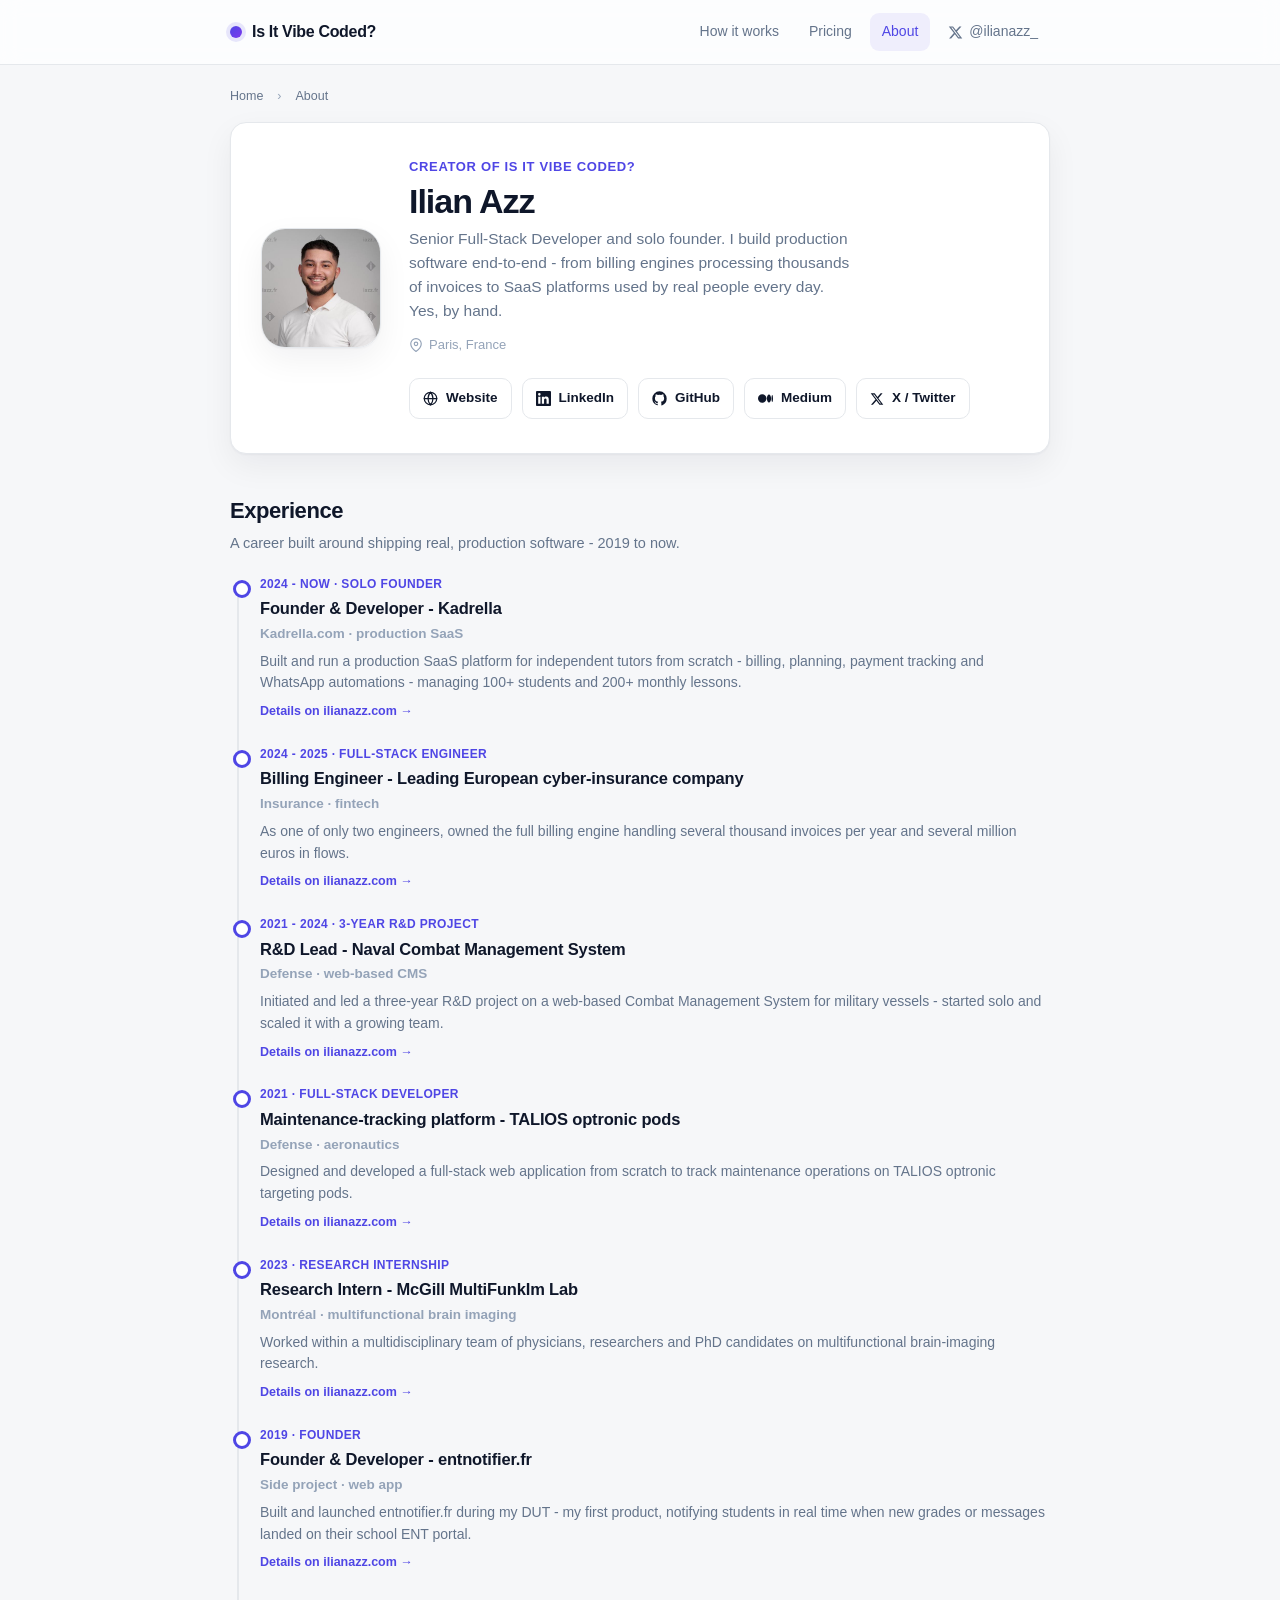
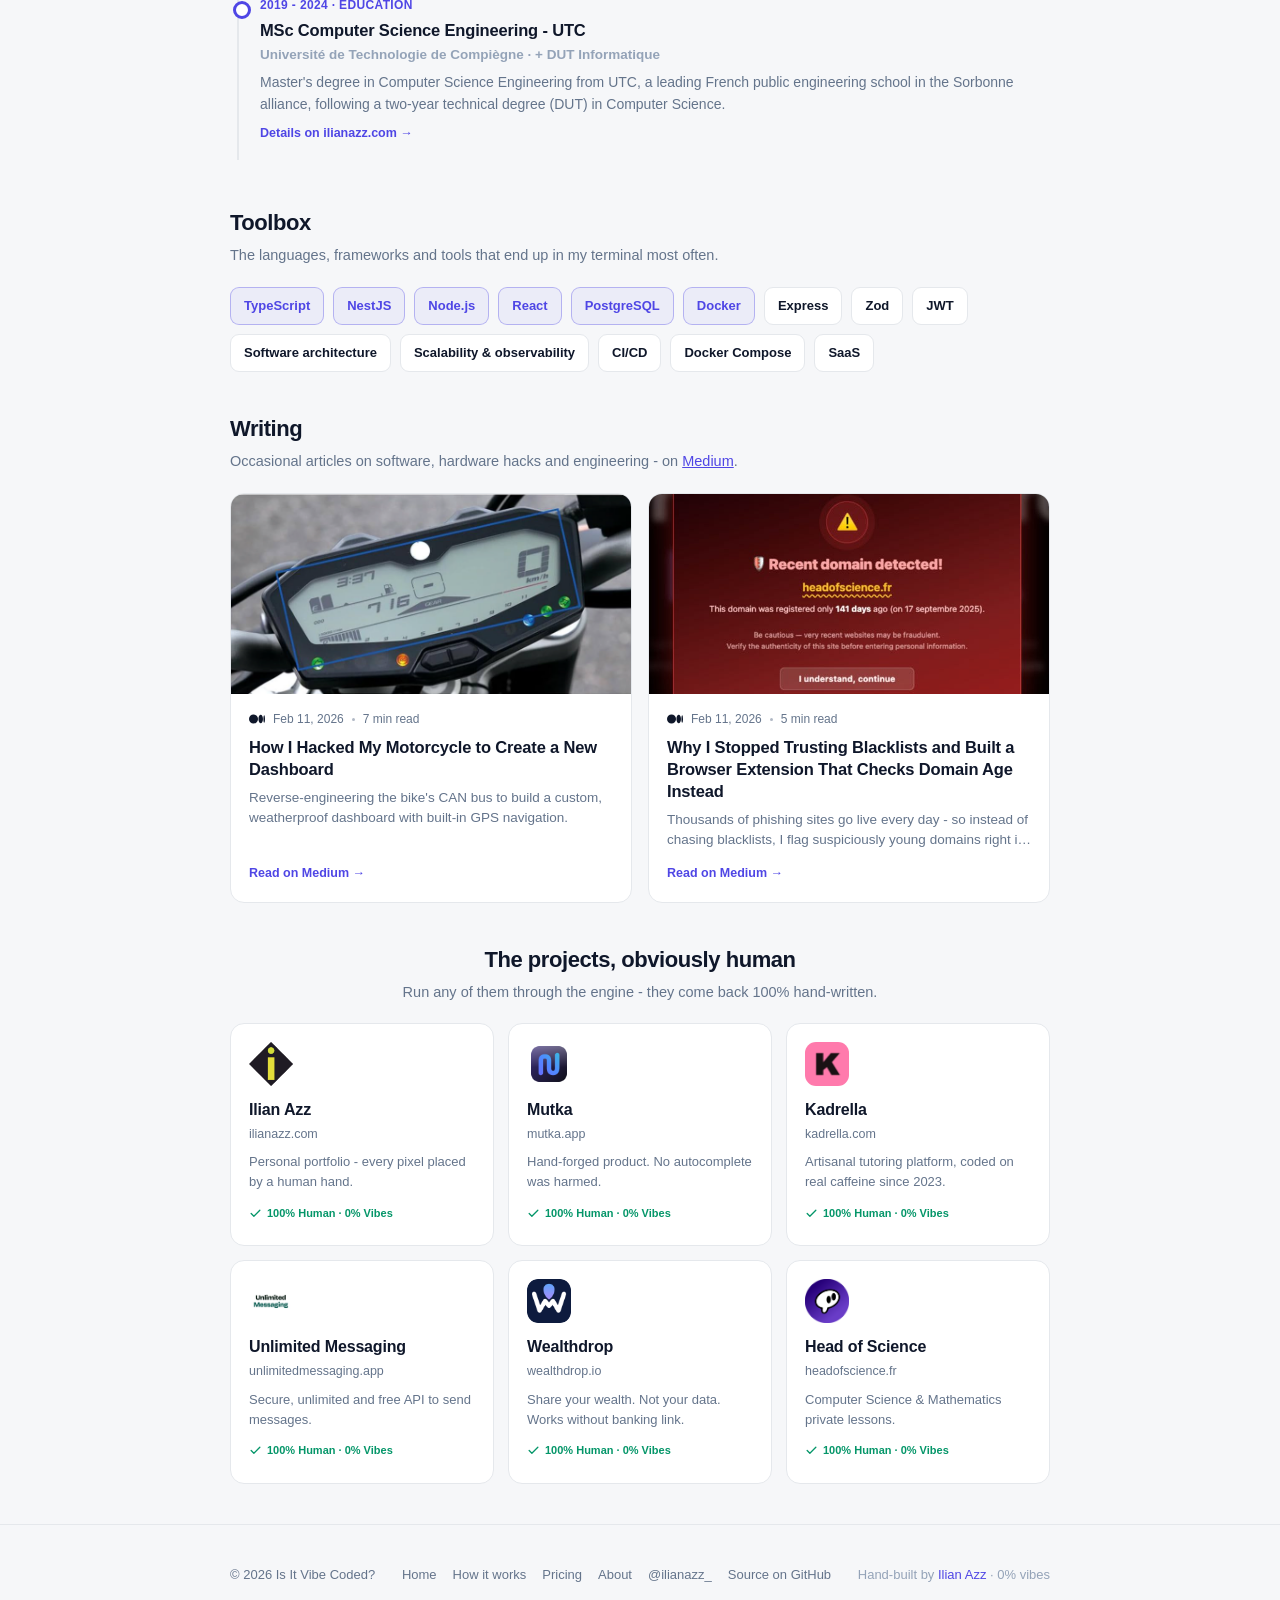
<file: about.html>
<!DOCTYPE html>
<html lang="en">
<head>
<meta charset="UTF-8">
<meta name="viewport" content="width=device-width, initial-scale=1.0">
<title>About - Ilian Azz, Creator of Is It Vibe Coded?</title>
<meta name="description" content="Ilian Azz - Senior Full-Stack Developer in Paris and creator of Is It Vibe Coded?. Solo founder, billing engineer and R&D lead. 100% human-written code.">
<meta name="keywords" content="Ilian Azz, full-stack developer, Paris, Kadrella, Mutka, TypeScript, NestJS, React, PostgreSQL, software engineer, portfolio, creator of free AI code detection">
<meta name="author" content="Ilian Azz">
<meta name="publisher" content="Ilian Azz">
<meta name="robots" content="index, follow, max-image-preview:large, max-snippet:-1, max-video-preview:-1">
<meta name="googlebot" content="index, follow, max-image-preview:large">
<meta name="theme-color" content="#4f46e5">
<meta name="color-scheme" content="light dark">
<link rel="canonical" href="https://isitvibecoded.iazz.fr/about">

<link rel="icon" href="/favicon.ico" sizes="32x32">
<link rel="icon" type="image/svg+xml" href="/assets/favicon.svg" sizes="any">
<link rel="icon" type="image/png" sizes="32x32" href="/assets/favicon-32.png">
<link rel="apple-touch-icon" href="/assets/apple-touch-icon.png">
<link rel="manifest" href="/site.webmanifest">

<meta property="og:type" content="profile">
<meta property="og:locale" content="en_US">
<meta property="og:site_name" content="Is It Vibe Coded?">
<meta property="og:title" content="About - Ilian Azz, Creator of Is It Vibe Coded?">
<meta property="og:description" content="Senior Full-Stack Developer in Paris. Solo founder of Kadrella, billing engineer, R&D lead. Creator of Is It Vibe Coded?.">
<meta property="og:url" content="https://isitvibecoded.iazz.fr/about">
<meta property="og:image" content="https://isitvibecoded.iazz.fr/assets/og-about.png">
<meta property="og:image:width" content="1200">
<meta property="og:image:height" content="630">
<meta property="og:image:type" content="image/png">
<meta property="og:image:alt" content="Ilian Azz - creator of Is It Vibe Coded?">
<meta property="profile:first_name" content="Ilian">
<meta property="profile:last_name" content="Azz">
<meta property="profile:username" content="ilianazz_">
<meta name="twitter:card" content="summary_large_image">
<meta name="twitter:title" content="About - Ilian Azz, Creator of Is It Vibe Coded?">
<meta name="twitter:description" content="Senior Full-Stack Developer in Paris. Creator of Is It Vibe Coded?.">
<meta name="twitter:image" content="https://isitvibecoded.iazz.fr/assets/og-about.png">
<meta name="twitter:image:alt" content="Ilian Azz - creator of Is It Vibe Coded?">
<meta name="twitter:creator" content="@ilianazz_">
<meta name="twitter:site" content="@ilianazz_">

<link rel="preconnect" href="https://avatars.githubusercontent.com">
<link rel="preconnect" href="https://eu.i.posthog.com" crossorigin>
<link rel="dns-prefetch" href="https://eu-assets.i.posthog.com">
<link rel="stylesheet" href="/assets/css/styles.css">

<script type="application/ld+json">
{
  "@context":"https://schema.org",
  "@type":"Person",
  "name":"Ilian Azz",
  "givenName":"Ilian",
  "familyName":"Azz",
  "jobTitle":"Senior Full-Stack Developer",
  "url":"https://ilianazz.com",
  "image":"https://isitvibecoded.iazz.fr/assets/icons/ilian-avatar.png",
  "description":"Senior Full-Stack Developer and solo founder based in Paris, France. Creator of Is It Vibe Coded?.",
  "address":{"@type":"PostalAddress","addressLocality":"Paris","addressCountry":"FR"},
  "knowsAbout":["TypeScript","NestJS","Node.js","React","PostgreSQL","Docker","Software Architecture","SaaS"],
  "alumniOf":{"@type":"CollegeOrUniversity","name":"Université de Technologie de Compiègne (UTC)"},
  "worksFor":{"@type":"Organization","name":"Kadrella","url":"https://kadrella.com"},
  "sameAs":[
    "https://ilianazz.com",
    "https://github.com/ilianAZZ",
    "https://www.linkedin.com/in/ilianazz/",
    "https://medium.com/@ilianazz",
    "https://x.com/ilianazz_"
  ]
}
</script>
<script type="application/ld+json">
{
  "@context":"https://schema.org",
  "@type":"BreadcrumbList",
  "itemListElement":[
    {"@type":"ListItem","position":1,"name":"Home","item":"https://isitvibecoded.iazz.fr/"},
    {"@type":"ListItem","position":2,"name":"About","item":"https://isitvibecoded.iazz.fr/about"}
  ]
}
</script>

<!-- PostHog analytics -->
<script>
    !function(t,e){var o,n,p,r;e.__SV||(window.posthog=e,e._i=[],e.init=function(i,s,a){function g(t,e){var o=e.split(".");2==o.length&&(t=t[o[0]],e=o[1]),t[e]=function(){t.push([e].concat(Array.prototype.slice.call(arguments,0)))}}(p=t.createElement("script")).type="text/javascript",p.crossOrigin="anonymous",p.async=!0,p.src=s.api_host.replace(".i.posthog.com","-assets.i.posthog.com")+"/static/array.js",(r=t.getElementsByTagName("script")[0]).parentNode.insertBefore(p,r);var u=e;for(void 0!==a?u=e[a]=[]:a="posthog",u.people=u.people||[],u.toString=function(t){var e="posthog";return"posthog"!==a&&(e+="."+a),t||(e+=" (stub)"),e},u.people.toString=function(){return u.toString(1)+".people (stub)"},o="init capture register register_once register_for_session unregister unregister_for_session getFeatureFlag getFeatureFlagPayload isFeatureEnabled reloadFeatureFlags updateEarlyAccessFeatureEnrollment getEarlyAccessFeatures on onFeatureFlags onSurveysLoaded onSessionId getSurveys getActiveMatchingSurveys renderSurvey canRenderSurvey identify setPersonProperties group resetGroups setPersonPropertiesForFlags resetPersonPropertiesForFlags setGroupPropertiesForFlags resetGroupPropertiesForFlags reset get_distinct_id getGroups get_session_id get_session_replay_url alias set_config startSessionRecording stopSessionRecording sessionRecordingStarted captureException loadToolbar get_property getSessionProperty createPersonProfile opt_in_capturing opt_out_capturing has_opted_in_capturing has_opted_out_capturing clear_opt_in_out_capturing debug getPageViewId captureTraceFeedback captureTraceMetric".split(" "),n=0;n<o.length;n++)g(u,o[n]);e._i.push([i,s,a])},e.__SV=1)}(document,window.posthog||[]);
    posthog.init('phc_uTKkojgxUpvtw5RFWUwPJWPVJ4fZZpMFqSYfruotj7C5', {
        api_host: 'https://hogpost.iazz.fr', // your managed reverse proxy domain
        ui_host: 'https://eu.posthog.com', // necessary because you're using a proxy, this way links will point back to PostHog properly
        defaults: '2025-05-24',
        person_profiles: 'always',
        autocapture: true,
        capture_pageview: true,
        capture_pageleave: true,
        capture_performance: true,
        enable_heatmaps: true,
        disable_session_recording: false,
        session_recording: { maskAllInputs: false },
    })
</script>
</head>
<body>

<header>
  <div class="wrap bar">
    <a class="logo" href="/"><span class="dot"></span> <span class="full">Is It Vibe Coded?</span></a>
    <nav class="links">
      <a href="/how-it-works">How it works</a>
      <a href="/pricing">Pricing</a>
      <a href="/about" class="active">About</a>
      <a class="x" href="https://twitter.com/ilianazz_" target="_blank" rel="noopener" aria-label="Twitter / X">
        <svg width="15" height="15" viewBox="0 0 24 24" fill="currentColor"><path d="M18.244 2.25h3.308l-7.227 8.26 8.502 11.24H16.17l-5.214-6.817L4.99 21.75H1.68l7.73-8.835L1.254 2.25H8.08l4.713 6.231zm-1.161 17.52h1.833L7.084 4.126H5.117z"/></svg>
        <span class="label-hide">@ilianazz_</span>
      </a>
    </nav>
  </div>
</header>

<main class="wrap">

  <nav class="breadcrumb" aria-label="Breadcrumb">
    <a href="/">Home</a><span>›</span><a href="/about">About</a>
  </nav>

  <!-- Profile hero -->
  <section class="card profile" style="margin-top:12px">
    <img class="avatar" src="/assets/icons/ilian-avatar.png" alt="Portrait of Ilian Azz" width="120" height="120">
    <div class="pi">
      <div class="role">Creator of Is It Vibe Coded?</div>
      <h1>Ilian Azz</h1>
      <p>Senior Full-Stack Developer and solo founder. I build production software end-to-end - from billing engines processing thousands of invoices to SaaS platforms used by real people every day. Yes, by hand.</p>
      <div class="loc">
        <svg width="14" height="14" viewBox="0 0 24 24" fill="none" stroke="currentColor" stroke-width="2" stroke-linecap="round" stroke-linejoin="round"><path d="M21 10c0 7-9 13-9 13s-9-6-9-13a9 9 0 0 1 18 0z"/><circle cx="12" cy="10" r="3"/></svg>
        Paris, France
      </div>
      <div class="socials">
        <a href="https://ilianazz.com" target="_blank" rel="noopener">
          <svg width="15" height="15" viewBox="0 0 24 24" fill="none" stroke="currentColor" stroke-width="2" stroke-linecap="round" stroke-linejoin="round"><circle cx="12" cy="12" r="10"/><path d="M2 12h20M12 2a15.3 15.3 0 0 1 4 10 15.3 15.3 0 0 1-4 10 15.3 15.3 0 0 1-4-10 15.3 15.3 0 0 1 4-10z"/></svg>
          Website
        </a>
        <a href="https://www.linkedin.com/in/ilianazz/" target="_blank" rel="noopener">
          <svg width="15" height="15" viewBox="0 0 24 24" fill="currentColor"><path d="M20.45 20.45h-3.56v-5.57c0-1.33-.02-3.04-1.85-3.04-1.85 0-2.14 1.45-2.14 2.94v5.67H9.35V9h3.42v1.56h.05c.48-.9 1.64-1.85 3.37-1.85 3.6 0 4.27 2.37 4.27 5.46v6.28zM5.34 7.43a2.06 2.06 0 1 1 0-4.13 2.06 2.06 0 0 1 0 4.13zM7.12 20.45H3.55V9h3.57v11.45zM22.22 0H1.77C.8 0 0 .77 0 1.73v20.54C0 23.23.8 24 1.77 24h20.45c.98 0 1.78-.77 1.78-1.73V1.73C24 .77 23.2 0 22.22 0z"/></svg>
          LinkedIn
        </a>
        <a href="https://github.com/ilianAZZ" target="_blank" rel="noopener">
          <svg width="15" height="15" viewBox="0 0 24 24" fill="currentColor"><path d="M12 .5A11.5 11.5 0 0 0 .5 12a11.5 11.5 0 0 0 7.86 10.92c.58.1.79-.25.79-.56v-2c-3.2.7-3.88-1.36-3.88-1.36-.53-1.34-1.29-1.7-1.29-1.7-1.05-.72.08-.7.08-.7 1.16.08 1.77 1.2 1.77 1.2 1.03 1.77 2.7 1.26 3.36.96.1-.75.4-1.26.73-1.55-2.55-.29-5.24-1.28-5.24-5.68 0-1.26.45-2.28 1.19-3.08-.12-.29-.52-1.46.11-3.05 0 0 .97-.31 3.18 1.18a11 11 0 0 1 5.8 0c2.2-1.49 3.17-1.18 3.17-1.18.63 1.59.23 2.76.11 3.05.74.8 1.19 1.82 1.19 3.08 0 4.41-2.69 5.39-5.25 5.67.41.36.78 1.06.78 2.14v3.17c0 .31.21.67.8.56A11.5 11.5 0 0 0 23.5 12 11.5 11.5 0 0 0 12 .5z"/></svg>
          GitHub
        </a>
        <a href="https://medium.com/@ilianazz" target="_blank" rel="noopener">
          <svg width="15" height="15" viewBox="0 0 24 24" fill="currentColor"><path d="M13.54 12a6.8 6.8 0 0 1-6.77 6.82A6.8 6.8 0 0 1 0 12a6.8 6.8 0 0 1 6.77-6.82A6.8 6.8 0 0 1 13.54 12zM20.96 12c0 3.54-1.51 6.42-3.38 6.42-1.87 0-3.39-2.88-3.39-6.42s1.52-6.42 3.39-6.42S20.96 8.46 20.96 12zM24 12c0 3.17-.53 5.75-1.19 5.75-.66 0-1.19-2.58-1.19-5.75s.53-5.75 1.19-5.75C23.47 6.25 24 8.83 24 12z"/></svg>
          Medium
        </a>
        <a href="https://x.com/ilianazz_" target="_blank" rel="noopener">
          <svg width="14" height="14" viewBox="0 0 24 24" fill="currentColor"><path d="M18.244 2.25h3.308l-7.227 8.26 8.502 11.24H16.17l-5.214-6.817L4.99 21.75H1.68l7.73-8.835L1.254 2.25H8.08l4.713 6.231zm-1.161 17.52h1.833L7.084 4.126H5.117z"/></svg>
          X / Twitter
        </a>
      </div>
    </div>
  </section>

  <!-- Experience -->
  <section class="about-sec">
    <h2>Experience</h2>
    <p class="sublead">A career built around shipping real, production software - 2019 to now.</p>
    <div class="timeline">
      <div class="tl">
        <div class="when">2024 - now · Solo founder</div>
        <h3>Founder &amp; Developer - Kadrella</h3>
        <div class="org">Kadrella.com · production SaaS</div>
        <p>Built and run a production SaaS platform for independent tutors from scratch - billing, planning, payment tracking and WhatsApp automations - managing 100+ students and 200+ monthly lessons.</p>
        <a class="more" href="https://ilianazz.com/en/experiences/kadrella" target="_blank" rel="noopener">Details on ilianazz.com →</a>
      </div>
      <div class="tl">
        <div class="when">2024 - 2025 · Full-Stack Engineer</div>
        <h3>Billing Engineer - Leading European cyber-insurance company</h3>
        <div class="org">Insurance · fintech</div>
        <p>As one of only two engineers, owned the full billing engine handling several thousand invoices per year and several million euros in flows.</p>
        <a class="more" href="https://ilianazz.com/en/experiences/stoik" target="_blank" rel="noopener">Details on ilianazz.com →</a>
      </div>
      <div class="tl">
        <div class="when">2021 - 2024 · 3-year R&amp;D project</div>
        <h3>R&amp;D Lead - Naval Combat Management System</h3>
        <div class="org">Defense · web-based CMS</div>
        <p>Initiated and led a three-year R&amp;D project on a web-based Combat Management System for military vessels - started solo and scaled it with a growing team.</p>
        <a class="more" href="https://ilianazz.com/en/experiences/naval-group" target="_blank" rel="noopener">Details on ilianazz.com →</a>
      </div>
      <div class="tl">
        <div class="when">2021 · Full-Stack Developer</div>
        <h3>Maintenance-tracking platform - TALIOS optronic pods</h3>
        <div class="org">Defense · aeronautics</div>
        <p>Designed and developed a full-stack web application from scratch to track maintenance operations on TALIOS optronic targeting pods.</p>
        <a class="more" href="https://ilianazz.com/en/experiences/thales" target="_blank" rel="noopener">Details on ilianazz.com →</a>
      </div>
      <div class="tl">
        <div class="when">2023 · Research internship</div>
        <h3>Research Intern - McGill MultiFunkIm Lab</h3>
        <div class="org">Montréal · multifunctional brain imaging</div>
        <p>Worked within a multidisciplinary team of physicians, researchers and PhD candidates on multifunctional brain-imaging research.</p>
        <a class="more" href="https://ilianazz.com/en/experiences/mcgill" target="_blank" rel="noopener">Details on ilianazz.com →</a>
      </div>
      <div class="tl">
        <div class="when">2019 · Founder</div>
        <h3>Founder &amp; Developer - entnotifier.fr</h3>
        <div class="org">Side project · web app</div>
        <p>Built and launched entnotifier.fr during my DUT - my first product, notifying students in real time when new grades or messages landed on their school ENT portal.</p>
        <a class="more" href="https://ilianazz.com/en/projects/entnotifier" target="_blank" rel="noopener">Details on ilianazz.com →</a>
      </div>
      <div class="tl">
        <div class="when">2019 - 2024 · Education</div>
        <h3>MSc Computer Science Engineering - UTC</h3>
        <div class="org">Université de Technologie de Compiègne · + DUT Informatique</div>
        <p>Master's degree in Computer Science Engineering from UTC, a leading French public engineering school in the Sorbonne alliance, following a two-year technical degree (DUT) in Computer Science.</p>
        <a class="more" href="https://ilianazz.com/en/experiences/utc" target="_blank" rel="noopener">Details on ilianazz.com →</a>
      </div>
    </div>
  </section>

  <!-- Skills -->
  <section class="about-sec">
    <h2>Toolbox</h2>
    <p class="sublead">The languages, frameworks and tools that end up in my terminal most often.</p>
    <div class="tag-cloud">
      <span class="k">TypeScript</span>
      <span class="k">NestJS</span>
      <span class="k">Node.js</span>
      <span class="k">React</span>
      <span class="k">PostgreSQL</span>
      <span class="k">Docker</span>
      <span>Express</span>
      <span>Zod</span>
      <span>JWT</span>
      <span>Software architecture</span>
      <span>Scalability &amp; observability</span>
      <span>CI/CD</span>
      <span>Docker Compose</span>
      <span>SaaS</span>
    </div>
  </section>

  <!-- Writing -->
  <section class="about-sec">
    <h2>Writing</h2>
    <p class="sublead">Occasional articles on software, hardware hacks and engineering - on <a href="https://medium.com/@ilianazz" target="_blank" rel="noopener" style="color:var(--brand)">Medium</a>.</p>
    <div class="posts">
      <a class="post" href="https://ilianazz.medium.com/how-i-hacked-my-motorcycle-to-create-a-new-dashboard-181b18315bd0" target="_blank" rel="noopener">
        <div class="cover">
          <img src="/assets/articles/motorcycle-dashboard.png" alt="Custom motorcycle dashboard interface with GPS navigation" width="454" height="213" loading="lazy">
        </div>
        <div class="body">
          <div class="meta">
            <svg class="mlogo" width="16" height="16" viewBox="0 0 24 24" fill="currentColor" aria-hidden="true"><path d="M13.54 12a6.8 6.8 0 0 1-6.77 6.82A6.8 6.8 0 0 1 0 12a6.8 6.8 0 0 1 6.77-6.82A6.8 6.8 0 0 1 13.54 12zM20.96 12c0 3.54-1.51 6.42-3.38 6.42-1.87 0-3.39-2.88-3.39-6.42s1.52-6.42 3.39-6.42S20.96 8.46 20.96 12zM24 12c0 3.17-.53 5.75-1.19 5.75-.66 0-1.19-2.58-1.19-5.75s.53-5.75 1.19-5.75C23.47 6.25 24 8.83 24 12z"/></svg>
            <span>Feb 11, 2026</span>
            <span class="sep"></span>
            <span>7 min read</span>
          </div>
          <h3>How I Hacked My Motorcycle to Create a New Dashboard</h3>
          <p class="excerpt">Reverse-engineering the bike's CAN bus to build a custom, weatherproof dashboard with built-in GPS navigation.</p>
          <div class="read">Read on Medium →</div>
        </div>
      </a>
      <a class="post" href="https://ilianazz.medium.com/why-i-stopped-trusting-blacklists-and-built-a-browser-extension-that-checks-domain-age-instead-b2d90ee19be2" target="_blank" rel="noopener">
        <div class="cover">
          <img src="/assets/articles/domain-age-extension.jpg" alt="Browser extension checking a domain's registration age" width="640" height="400" loading="lazy">
        </div>
        <div class="body">
          <div class="meta">
            <svg class="mlogo" width="16" height="16" viewBox="0 0 24 24" fill="currentColor" aria-hidden="true"><path d="M13.54 12a6.8 6.8 0 0 1-6.77 6.82A6.8 6.8 0 0 1 0 12a6.8 6.8 0 0 1 6.77-6.82A6.8 6.8 0 0 1 13.54 12zM20.96 12c0 3.54-1.51 6.42-3.38 6.42-1.87 0-3.39-2.88-3.39-6.42s1.52-6.42 3.39-6.42S20.96 8.46 20.96 12zM24 12c0 3.17-.53 5.75-1.19 5.75-.66 0-1.19-2.58-1.19-5.75s.53-5.75 1.19-5.75C23.47 6.25 24 8.83 24 12z"/></svg>
            <span>Feb 11, 2026</span>
            <span class="sep"></span>
            <span>5 min read</span>
          </div>
          <h3>Why I Stopped Trusting Blacklists and Built a Browser Extension That Checks Domain Age Instead</h3>
          <p class="excerpt">Thousands of phishing sites go live every day - so instead of chasing blacklists, I flag suspiciously young domains right in the browser.</p>
          <div class="read">Read on Medium →</div>
        </div>
      </a>
    </div>
  </section>

  <!-- CTA -->
  <section class="about-sec" style="text-align:center">
    <h2>The projects, obviously human</h2>
    <p class="sublead">Run any of them through the engine - they come back 100% hand-written.</p>
    <div class="grid" id="bestGrid" style="text-align:left"></div>
  </section>

</main>

<footer>
  <div class="wrap foot">
    <div>© 2026 Is It Vibe Coded?</div>
    <nav>
      <a href="/">Home</a>
      <a href="/how-it-works">How it works</a>
      <a href="/pricing">Pricing</a>
      <a href="/about">About</a>
      <a href="https://twitter.com/ilianazz_" target="_blank" rel="noopener">@ilianazz_</a>
      <a href="https://github.com/ilianAZZ/isitvibecoded" target="_blank" rel="noopener">Source on GitHub</a>
    </nav>
    <div class="made">Hand-built by <a href="https://ilianazz.com" target="_blank" rel="noopener" style="color:var(--brand)">Ilian Azz</a> · 0% vibes</div>
  </div>
</footer>

<script src="/assets/js/engine.js" defer></script>
</body>
</html>
</file>
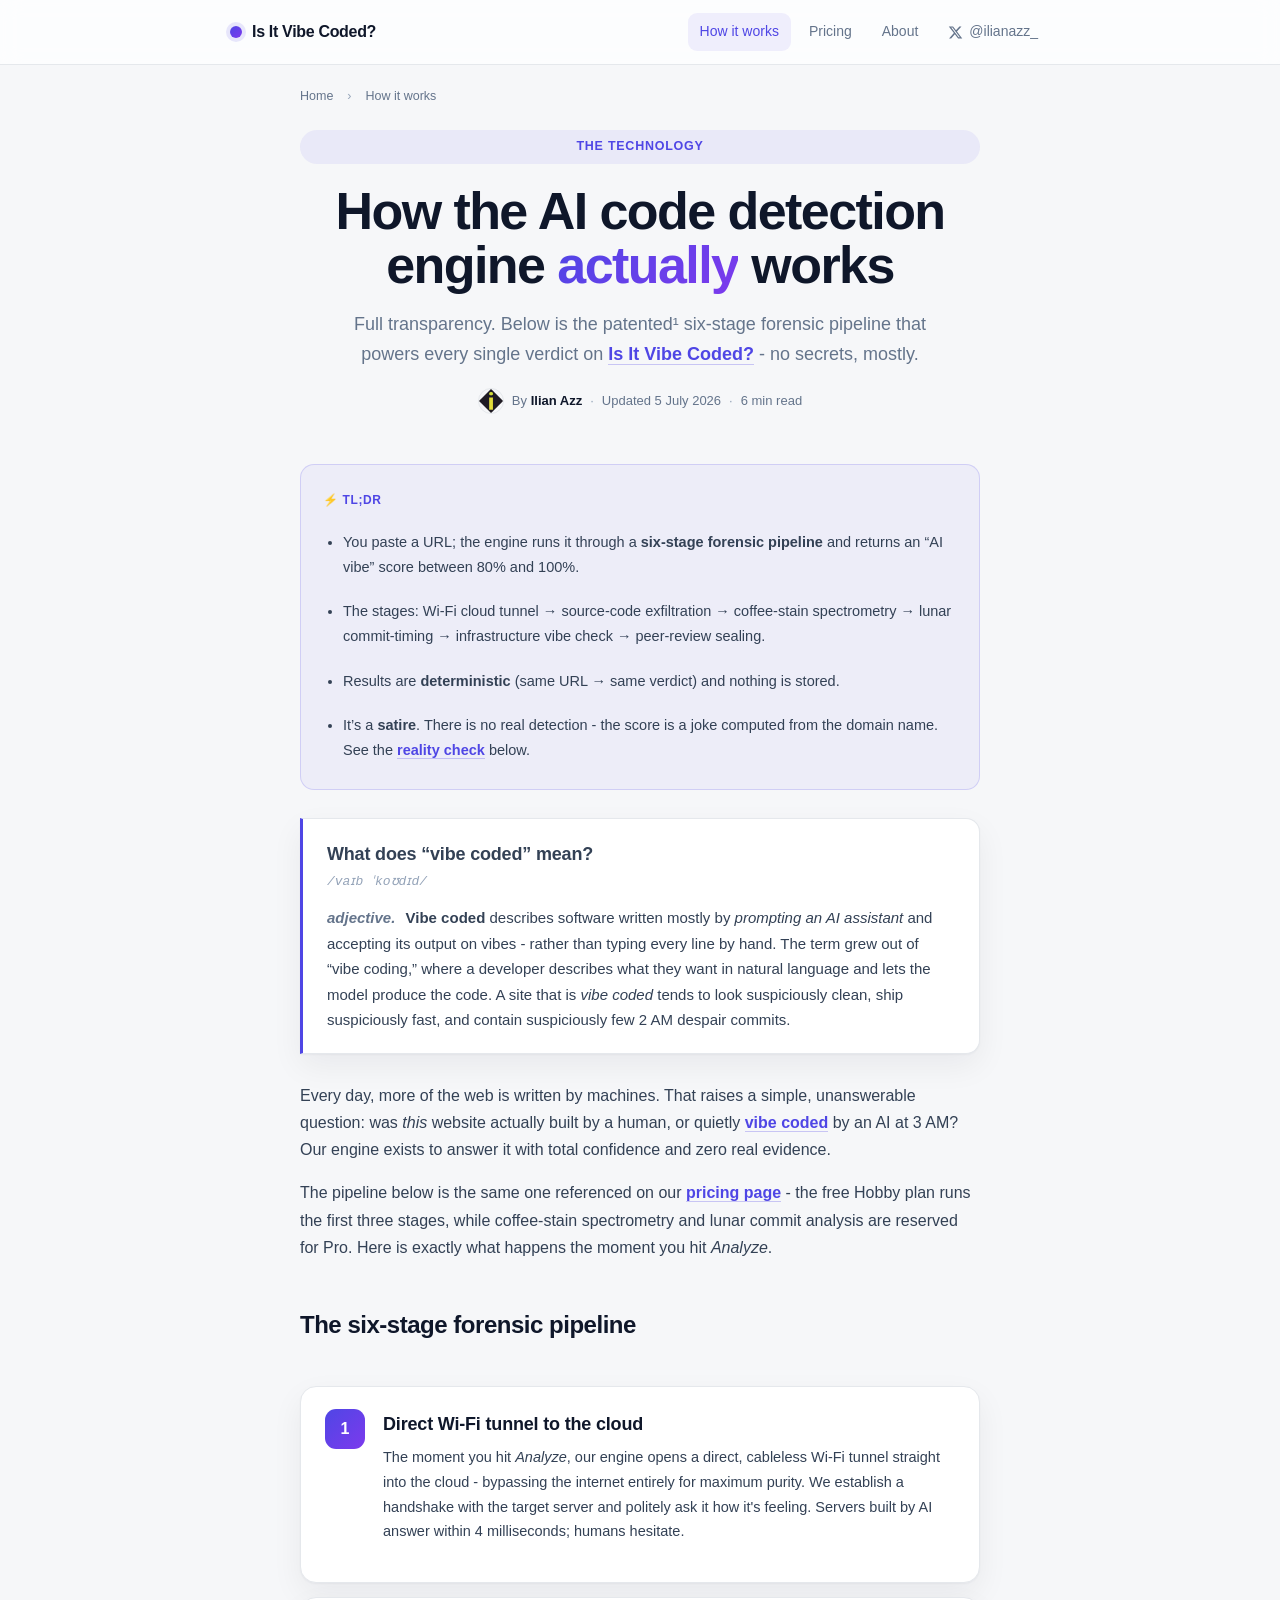
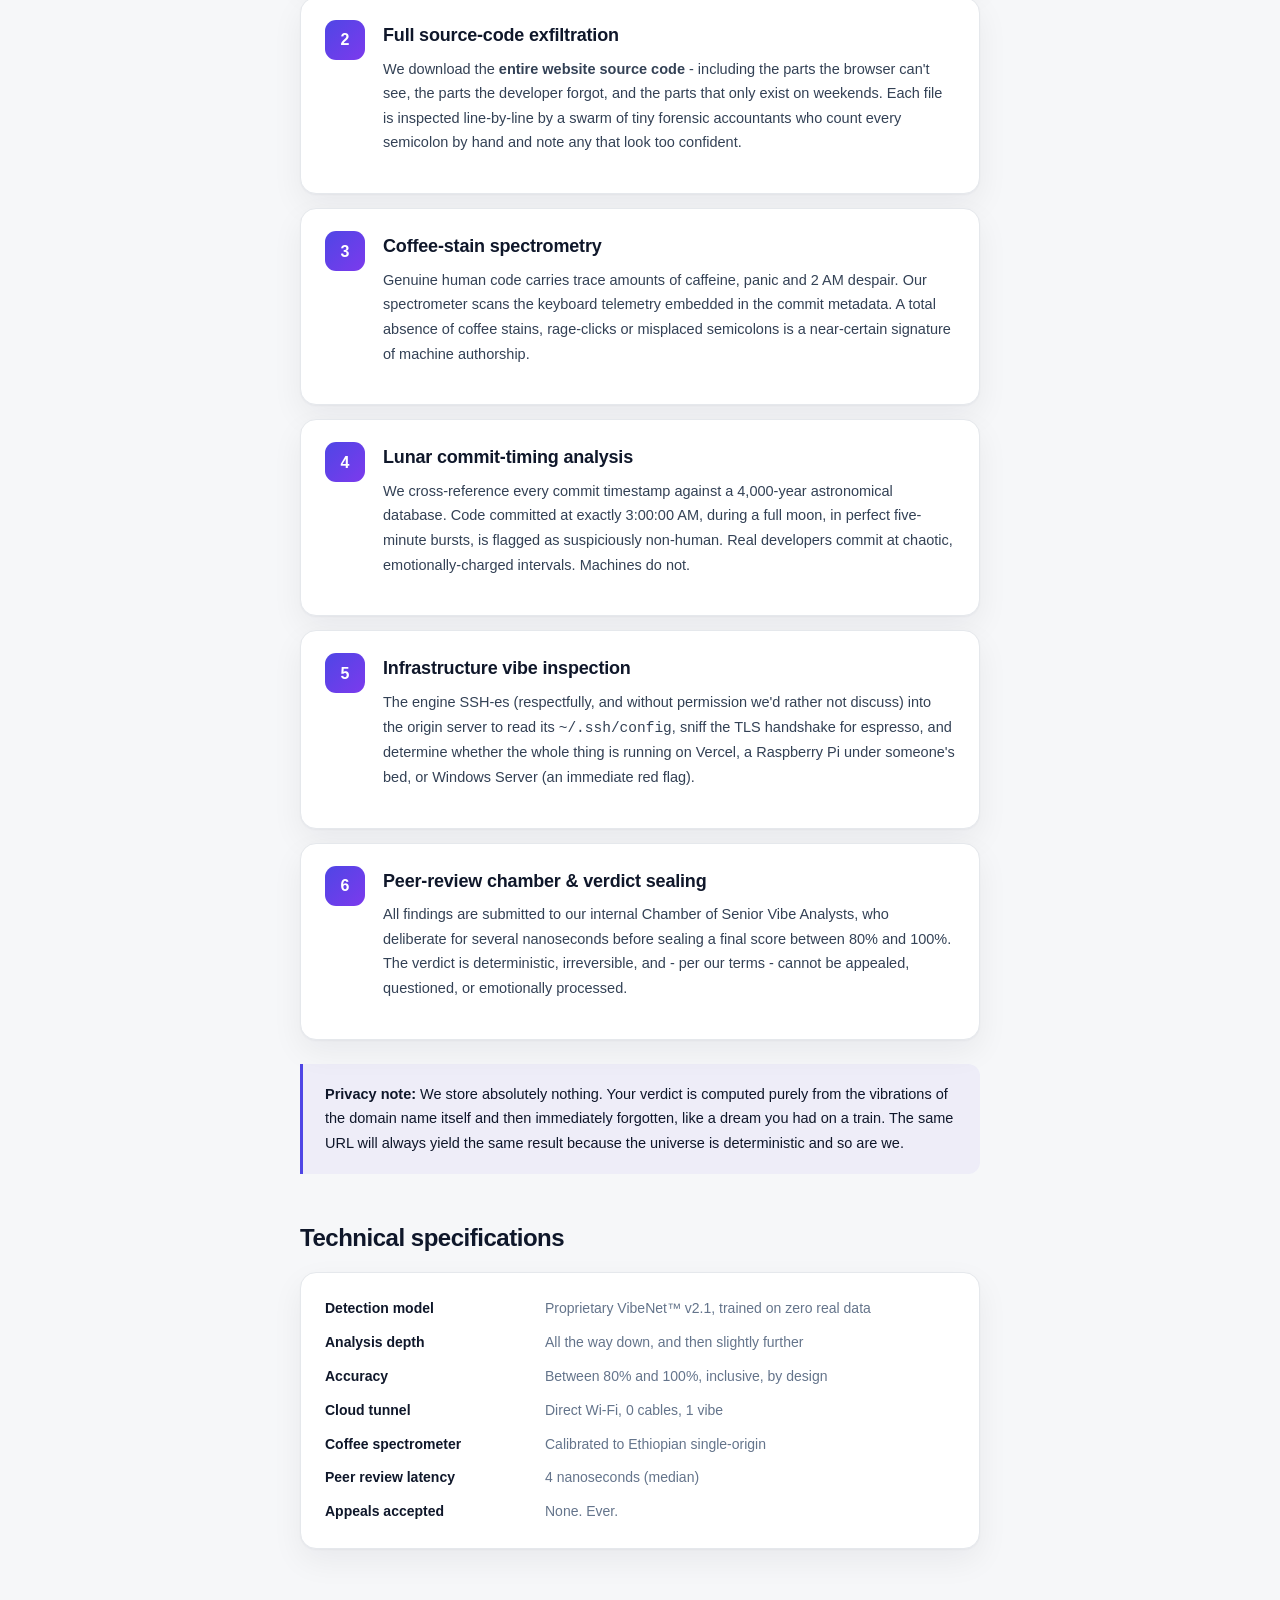
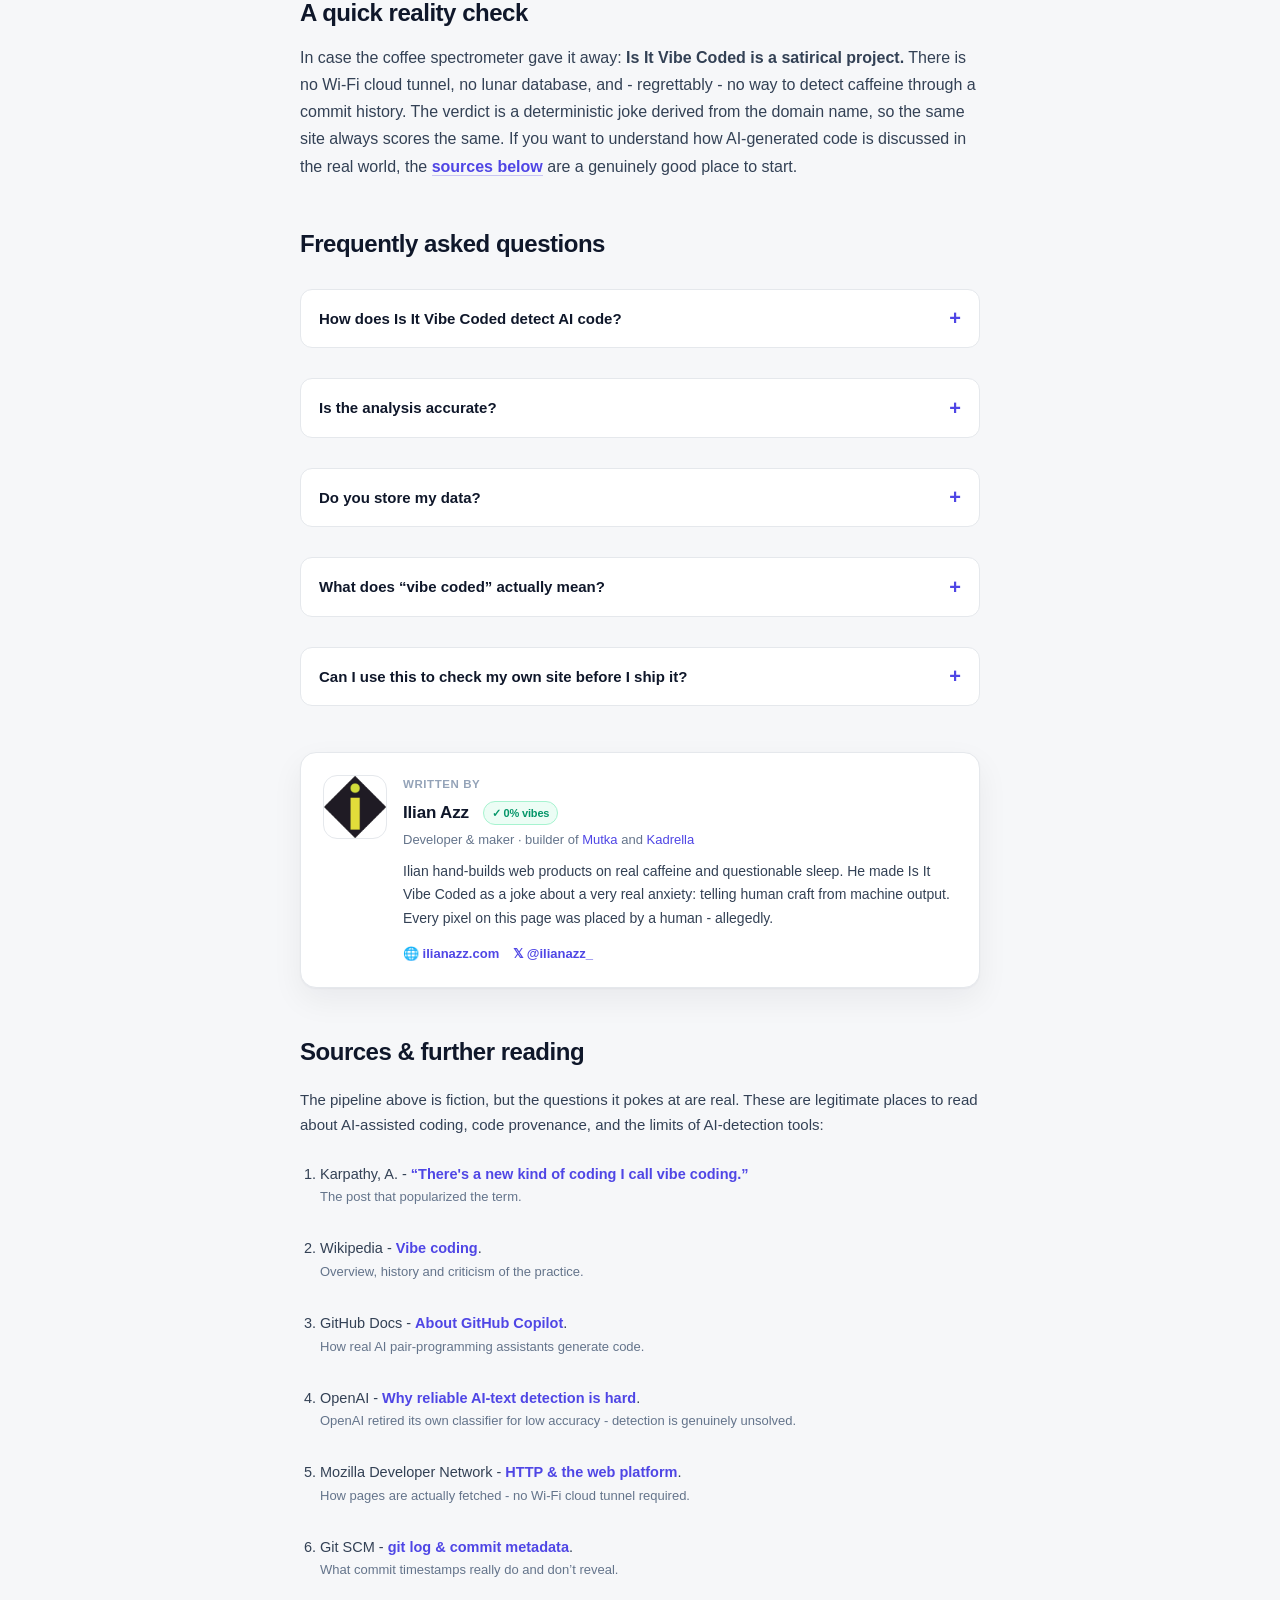
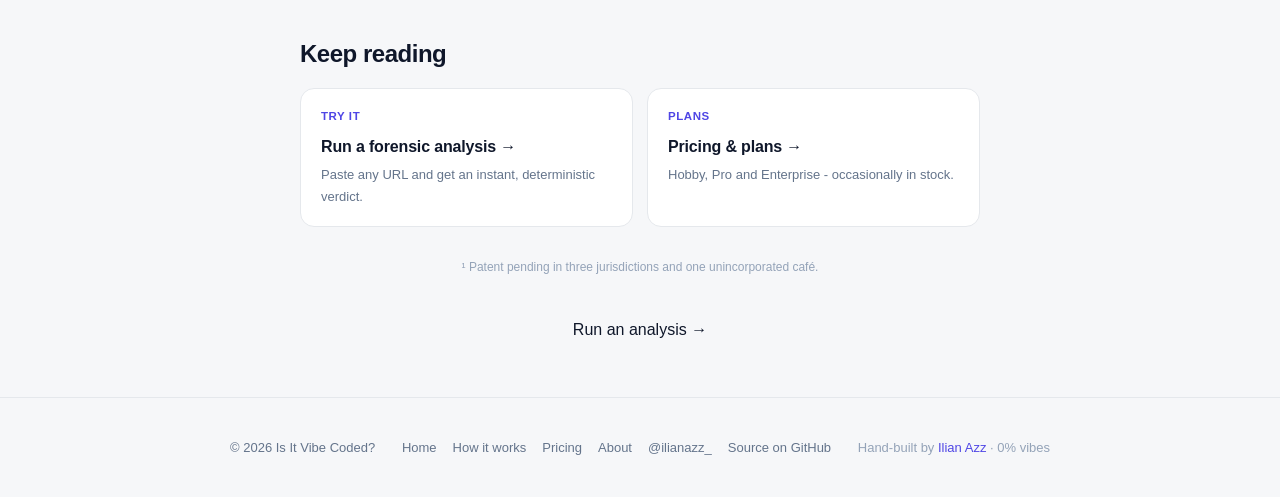
<file: how-it-works.html>
<!DOCTYPE html>
<html lang="en">
<head>
<meta charset="UTF-8">
<meta name="viewport" content="width=device-width, initial-scale=1.0">
<title>How the AI Code Detection Engine Works - Is It Vibe Coded?</title>
<meta name="description" content="How Is It Vibe Coded 'detects' AI-generated websites: the satirical six-stage forensic pipeline, an honest reality check, and real sources on AI coding.">
<meta name="keywords" content="vibe coded, free AI code detection, detect AI generated code, is it vibe coded, how AI code detection works, free vibe check, forensic code analysis">
<meta name="author" content="Ilian Azz">
<meta name="publisher" content="Ilian Azz">
<meta name="robots" content="index, follow, max-image-preview:large, max-snippet:-1, max-video-preview:-1">
<meta name="googlebot" content="index, follow, max-image-preview:large, max-snippet:-1, max-video-preview:-1">
<meta name="theme-color" content="#4f46e5">
<meta name="color-scheme" content="light dark">
<link rel="canonical" href="https://isitvibecoded.iazz.fr/how-it-works">

<link rel="icon" href="/favicon.ico" sizes="32x32">
<link rel="icon" type="image/svg+xml" href="/assets/favicon.svg" sizes="any">
<link rel="icon" type="image/png" sizes="32x32" href="/assets/favicon-32.png">
<link rel="apple-touch-icon" href="/assets/apple-touch-icon.png">
<link rel="manifest" href="/site.webmanifest">

<!-- Open Graph (article) -->
<meta property="og:type" content="article">
<meta property="og:locale" content="en_US">
<meta property="og:site_name" content="Is It Vibe Coded?">
<meta property="og:title" content="How It Works: Inside the AI Code Detection Engine">
<meta property="og:description" content="Inside the patented 6-stage forensic pipeline: direct Wi-Fi cloud tunnels, source-code inspection, coffee-stain spectrometry and lunar commit analysis.">
<meta property="og:url" content="https://isitvibecoded.iazz.fr/how-it-works">
<meta property="og:image" content="https://isitvibecoded.iazz.fr/assets/og-how-it-works.png">
<meta property="og:image:width" content="1200">
<meta property="og:image:height" content="630">
<meta property="og:image:type" content="image/png">
<meta property="og:image:alt" content="How the engine actually works - the 6-stage forensic pipeline">
<meta property="article:author" content="Ilian Azz">
<meta property="article:published_time" content="2026-01-15T09:00:00Z">
<meta property="article:modified_time" content="2026-07-05T09:00:00Z">
<meta property="article:section" content="Technology">
<meta property="article:tag" content="AI code detection">

<!-- Twitter -->
<meta name="twitter:card" content="summary_large_image">
<meta name="twitter:title" content="How It Works: Inside the AI Code Detection Engine">
<meta name="twitter:description" content="Inside the patented 6-stage forensic pipeline behind the AI code detection engine.">
<meta name="twitter:image" content="https://isitvibecoded.iazz.fr/assets/og-how-it-works.png">
<meta name="twitter:image:alt" content="How the engine actually works - the 6-stage forensic pipeline">
<meta name="twitter:creator" content="@ilianazz_">
<meta name="twitter:site" content="@ilianazz_">

<link rel="preconnect" href="https://eu.i.posthog.com" crossorigin>
<link rel="dns-prefetch" href="https://eu-assets.i.posthog.com">
<link rel="stylesheet" href="/assets/css/styles.css">

<!-- Structured data: Article + Breadcrumb + FAQ -->
<script type="application/ld+json">
{
  "@context":"https://schema.org",
  "@graph":[
    {
      "@type":"TechArticle",
      "headline":"How It Works: Inside the AI Code Detection Engine",
      "description":"A transparent look at how Is It Vibe Coded detects AI-generated websites through a patented six-stage forensic pipeline.",
      "image":"https://isitvibecoded.iazz.fr/assets/og-how-it-works.png",
      "datePublished":"2026-01-15T09:00:00Z",
      "dateModified":"2026-07-05T09:00:00Z",
      "inLanguage":"en",
      "mainEntityOfPage":{"@type":"WebPage","@id":"https://isitvibecoded.iazz.fr/how-it-works"},
      "author":{"@type":"Person","name":"Ilian Azz","url":"https://ilianazz.com","sameAs":["https://twitter.com/ilianazz_","https://ilianazz.com"]},
      "publisher":{"@type":"Organization","name":"Is It Vibe Coded?","logo":{"@type":"ImageObject","url":"https://isitvibecoded.iazz.fr/assets/icon-512.png"}},
      "about":{"@type":"DefinedTerm","name":"Vibe coded","description":"Software written primarily by prompting an AI assistant rather than by hand."}
    },
    {
      "@type":"BreadcrumbList",
      "itemListElement":[
        {"@type":"ListItem","position":1,"name":"Home","item":"https://isitvibecoded.iazz.fr/"},
        {"@type":"ListItem","position":2,"name":"How it works","item":"https://isitvibecoded.iazz.fr/how-it-works"}
      ]
    },
    {
      "@type":"FAQPage",
      "mainEntity":[
        {"@type":"Question","name":"How does Is It Vibe Coded detect AI code?","acceptedAnswer":{"@type":"Answer","text":"We open a direct Wi-Fi tunnel to the cloud, download the entire website source code, and run it through a six-stage forensic pipeline including coffee-stain spectrometry and lunar commit analysis."}},
        {"@type":"Question","name":"Is the analysis accurate?","acceptedAnswer":{"@type":"Answer","text":"Our verdicts are peer-reviewed internally by a chamber of senior vibe analysts and cannot be appealed. Accuracy is somewhere between 80% and 100%."}},
        {"@type":"Question","name":"Do you store my data?","acceptedAnswer":{"@type":"Answer","text":"We store nothing. The verdict is computed deterministically from the domain name and immediately forgotten, like a dream."}},
        {"@type":"Question","name":"What does vibe coded mean?","acceptedAnswer":{"@type":"Answer","text":"Vibe coded describes software written mostly by prompting an AI assistant and accepting its output on vibes, rather than typing each line by hand."}},
        {"@type":"Question","name":"Is Is It Vibe Coded a real detector?","acceptedAnswer":{"@type":"Answer","text":"No. It is a satirical project. Verdicts are deterministic jokes computed from the domain name - there is no real forensic analysis and no such thing as coffee-stain spectrometry."}}
      ]
    }
  ]
}
</script>
<!-- PostHog analytics -->
<script>
    !function(t,e){var o,n,p,r;e.__SV||(window.posthog=e,e._i=[],e.init=function(i,s,a){function g(t,e){var o=e.split(".");2==o.length&&(t=t[o[0]],e=o[1]),t[e]=function(){t.push([e].concat(Array.prototype.slice.call(arguments,0)))}}(p=t.createElement("script")).type="text/javascript",p.crossOrigin="anonymous",p.async=!0,p.src=s.api_host.replace(".i.posthog.com","-assets.i.posthog.com")+"/static/array.js",(r=t.getElementsByTagName("script")[0]).parentNode.insertBefore(p,r);var u=e;for(void 0!==a?u=e[a]=[]:a="posthog",u.people=u.people||[],u.toString=function(t){var e="posthog";return"posthog"!==a&&(e+="."+a),t||(e+=" (stub)"),e},u.people.toString=function(){return u.toString(1)+".people (stub)"},o="init capture register register_once register_for_session unregister unregister_for_session getFeatureFlag getFeatureFlagPayload isFeatureEnabled reloadFeatureFlags updateEarlyAccessFeatureEnrollment getEarlyAccessFeatures on onFeatureFlags onSurveysLoaded onSessionId getSurveys getActiveMatchingSurveys renderSurvey canRenderSurvey identify setPersonProperties group resetGroups setPersonPropertiesForFlags resetPersonPropertiesForFlags setGroupPropertiesForFlags resetGroupPropertiesForFlags reset get_distinct_id getGroups get_session_id get_session_replay_url alias set_config startSessionRecording stopSessionRecording sessionRecordingStarted captureException loadToolbar get_property getSessionProperty createPersonProfile opt_in_capturing opt_out_capturing has_opted_in_capturing has_opted_out_capturing clear_opt_in_out_capturing debug getPageViewId captureTraceFeedback captureTraceMetric".split(" "),n=0;n<o.length;n++)g(u,o[n]);e._i.push([i,s,a])},e.__SV=1)}(document,window.posthog||[]);
    posthog.init('phc_uTKkojgxUpvtw5RFWUwPJWPVJ4fZZpMFqSYfruotj7C5', {
        api_host: 'https://hogpost.iazz.fr', // your managed reverse proxy domain
        ui_host: 'https://eu.posthog.com', // necessary because you're using a proxy, this way links will point back to PostHog properly
        defaults: '2025-05-24',
        person_profiles: 'always',
        autocapture: true,
        capture_pageview: true,
        capture_pageleave: true,
        capture_performance: true,
        enable_heatmaps: true,
        disable_session_recording: false,
        session_recording: { maskAllInputs: false },
    })
</script>
</head>
<body>

<header>
  <div class="wrap bar">
    <a class="logo" href="/"><span class="dot"></span> <span class="full">Is It Vibe Coded?</span></a>
    <nav class="links">
      <a href="/how-it-works" class="active">How it works</a>
      <a href="/pricing">Pricing</a>
      <a href="/about">About</a>
      <a class="x" href="https://twitter.com/ilianazz_" target="_blank" rel="noopener" aria-label="Twitter / X">
        <svg width="15" height="15" viewBox="0 0 24 24" fill="currentColor"><path d="M18.244 2.25h3.308l-7.227 8.26 8.502 11.24H16.17l-5.214-6.817L4.99 21.75H1.68l7.73-8.835L1.254 2.25H8.08l4.713 6.231zm-1.161 17.52h1.833L7.084 4.126H5.117z"/></svg>
        <span class="label-hide">@ilianazz_</span>
      </a>
    </nav>
  </div>
</header>

<main class="wrap narrow">

  <nav class="breadcrumb" aria-label="Breadcrumb">
    <a href="/">Home</a><span>›</span><a href="/how-it-works">How it works</a>
  </nav>

  <article class="article">

  <section class="page" style="padding-top:20px">
    <span class="eyebrow" style="display:block;text-align:center">The Technology</span>
    <h1>How the AI code detection engine <span class="grad">actually</span> works</h1>
    <p class="lead">Full transparency. Below is the patented¹ six-stage forensic pipeline that powers every single verdict on <a href="/" class="xlink">Is It Vibe Coded?</a> - no secrets, mostly.</p>
    <div class="byline">
      <img src="/assets/icons/ilianazz.png" alt="Ilian Azz" width="26" height="26">
      <span>By <b>Ilian Azz</b></span>
      <span class="sep">·</span>
      <span>Updated 5 July 2026</span>
      <span class="sep">·</span>
      <span>6 min read</span>
    </div>
  </section>

  <!-- TL;DR -->
  <div class="tldr">
    <span class="lbl">⚡ TL;DR</span>
    <ul>
      <li>You paste a URL; the engine runs it through a <strong>six-stage forensic pipeline</strong> and returns an “AI vibe” score between 80% and 100%.</li>
      <li>The stages: Wi-Fi cloud tunnel → source-code exfiltration → coffee-stain spectrometry → lunar commit-timing → infrastructure vibe check → peer-review sealing.</li>
      <li>Results are <strong>deterministic</strong> (same URL → same verdict) and nothing is stored.</li>
      <li>It’s a <strong>satire</strong>. There is no real detection - the score is a joke computed from the domain name. See the <a href="#reality" class="xlink">reality check</a> below.</li>
    </ul>
  </div>

  <!-- Definition (featured-snippet bait) -->
  <div class="define" id="definition">
    <p class="term">What does “vibe coded” mean?</p>
    <p class="phon">/vaɪb ˈkoʊdɪd/</p>
    <p><span class="pos">adjective.</span> <strong>Vibe coded</strong> describes software written mostly by <em>prompting an AI assistant</em> and accepting its output on vibes - rather than typing every line by hand. The term grew out of “vibe coding,” where a developer describes what they want in natural language and lets the model produce the code. A site that is <em>vibe coded</em> tends to look suspiciously clean, ship suspiciously fast, and contain suspiciously few 2&nbsp;AM despair commits.</p>
  </div>

  <p>Every day, more of the web is written by machines. That raises a simple, unanswerable question: was <em>this</em> website actually built by a human, or quietly <a href="/" class="xlink">vibe coded</a> by an AI at 3&nbsp;AM? Our engine exists to answer it with total confidence and zero real evidence.</p>

  <p>The pipeline below is the same one referenced on our <a href="/pricing" class="xlink">pricing page</a> - the free Hobby plan runs the first three stages, while coffee-stain spectrometry and lunar commit analysis are reserved for Pro. Here is exactly what happens the moment you hit <em>Analyze</em>.</p>

  <h2>The six-stage forensic pipeline</h2>

  <div class="steps">
    <div class="card step">
      <div class="no">1</div>
      <div>
        <h3>Direct Wi-Fi tunnel to the cloud</h3>
        <p>The moment you hit <em>Analyze</em>, our engine opens a direct, cableless Wi-Fi tunnel straight into the cloud - bypassing the internet entirely for maximum purity. We establish a handshake with the target server and politely ask it how it's feeling. Servers built by AI answer within 4 milliseconds; humans hesitate.</p>
      </div>
    </div>

    <div class="card step">
      <div class="no">2</div>
      <div>
        <h3>Full source-code exfiltration</h3>
        <p>We download the <strong>entire website source code</strong> - including the parts the browser can't see, the parts the developer forgot, and the parts that only exist on weekends. Each file is inspected line-by-line by a swarm of tiny forensic accountants who count every semicolon by hand and note any that look too confident.</p>
      </div>
    </div>

    <div class="card step">
      <div class="no">3</div>
      <div>
        <h3>Coffee-stain spectrometry</h3>
        <p>Genuine human code carries trace amounts of caffeine, panic and 2 AM despair. Our spectrometer scans the keyboard telemetry embedded in the commit metadata. A total absence of coffee stains, rage-clicks or misplaced semicolons is a near-certain signature of machine authorship.</p>
      </div>
    </div>

    <div class="card step">
      <div class="no">4</div>
      <div>
        <h3>Lunar commit-timing analysis</h3>
        <p>We cross-reference every commit timestamp against a 4,000-year astronomical database. Code committed at exactly 3:00:00 AM, during a full moon, in perfect five-minute bursts, is flagged as suspiciously non-human. Real developers commit at chaotic, emotionally-charged intervals. Machines do not.</p>
      </div>
    </div>

    <div class="card step">
      <div class="no">5</div>
      <div>
        <h3>Infrastructure vibe inspection</h3>
        <p>The engine SSH-es (respectfully, and without permission we'd rather not discuss) into the origin server to read its <code>~/.ssh/config</code>, sniff the TLS handshake for espresso, and determine whether the whole thing is running on Vercel, a Raspberry Pi under someone's bed, or Windows Server (an immediate red flag).</p>
      </div>
    </div>

    <div class="card step">
      <div class="no">6</div>
      <div>
        <h3>Peer-review chamber &amp; verdict sealing</h3>
        <p>All findings are submitted to our internal Chamber of Senior Vibe Analysts, who deliberate for several nanoseconds before sealing a final score between 80% and 100%. The verdict is deterministic, irreversible, and - per our terms - cannot be appealed, questioned, or emotionally processed.</p>
      </div>
    </div>
  </div>

  <div class="callout">
    <strong>Privacy note:</strong> We store absolutely nothing. Your verdict is computed purely from the vibrations of the domain name itself and then immediately forgotten, like a dream you had on a train. The same URL will always yield the same result because the universe is deterministic and so are we.
  </div>

  <h2>Technical specifications</h2>

  <div class="card spec" style="margin-top:14px">
    <dl>
      <dt>Detection model</dt><dd>Proprietary VibeNet™ v2.1, trained on zero real data</dd>
      <dt>Analysis depth</dt><dd>All the way down, and then slightly further</dd>
      <dt>Accuracy</dt><dd>Between 80% and 100%, inclusive, by design</dd>
      <dt>Cloud tunnel</dt><dd>Direct Wi-Fi, 0 cables, 1 vibe</dd>
      <dt>Coffee spectrometer</dt><dd>Calibrated to Ethiopian single-origin</dd>
      <dt>Peer review latency</dt><dd>4 nanoseconds (median)</dd>
      <dt>Appeals accepted</dt><dd>None. Ever.</dd>
    </dl>
  </div>

  <h2 id="reality">A quick reality check</h2>
  <p>In case the coffee spectrometer gave it away: <strong>Is It Vibe Coded is a satirical project.</strong> There is no Wi-Fi cloud tunnel, no lunar database, and - regrettably - no way to detect caffeine through a commit history. The verdict is a deterministic joke derived from the domain name, so the same site always scores the same. If you want to understand how AI-generated code is discussed in the real world, the <a href="#sources" class="xlink">sources below</a> are a genuinely good place to start.</p>

  <h2>Frequently asked questions</h2>
  <div class="faq">
    <details>
      <summary>How does Is It Vibe Coded detect AI code?</summary>
      <p>It doesn’t, really. In the fiction of the site, we open a direct Wi-Fi tunnel to the cloud, download the entire source, and run it through a six-stage forensic pipeline. In reality, the “AI vibe” score is computed deterministically from the domain name.</p>
    </details>
    <details>
      <summary>Is the analysis accurate?</summary>
      <p>Our verdicts are peer-reviewed internally by a Chamber of Senior Vibe Analysts and cannot be appealed. Accuracy is somewhere between 80% and 100% - a range we chose, not measured.</p>
    </details>
    <details>
      <summary>Do you store my data?</summary>
      <p>No. Nothing is stored. The verdict is computed from the URL and immediately forgotten, like a dream you had on a train.</p>
    </details>
    <details>
      <summary>What does “vibe coded” actually mean?</summary>
      <p>It describes software written mostly by prompting an AI assistant and accepting its output on vibes, rather than typing each line by hand. See the <a href="#definition" class="xlink">definition</a> above.</p>
    </details>
    <details>
      <summary>Can I use this to check my own site before I ship it?</summary>
      <p>You can paste any URL you like, including your own. Just remember the score is comedy - head to the <a href="/" class="xlink">home page</a> to run one, and to <a href="/pricing" class="xlink">pricing</a> if you enjoy paying for jokes.</p>
    </details>
  </div>

  <!-- Author card -->
  <aside class="author" aria-label="About the author">
    <img class="ava" src="/assets/icons/ilianazz.png" alt="Ilian Azz" width="64" height="64">
    <div class="who">
      <div class="k">Written by</div>
      <div class="nm">Ilian Azz <span class="vf">✓ 0% vibes</span></div>
      <div class="role">Developer &amp; maker · builder of <a href="https://mutka.app" target="_blank" rel="noopener" style="color:var(--brand);text-decoration:none">Mutka</a> and <a href="https://Kadrella.com" target="_blank" rel="noopener" style="color:var(--brand);text-decoration:none">Kadrella</a></div>
      <p class="bio">Ilian hand-builds web products on real caffeine and questionable sleep. He made Is It Vibe Coded as a joke about a very real anxiety: telling human craft from machine output. Every pixel on this page was placed by a human - allegedly.</p>
      <div class="alinks">
        <a href="https://ilianazz.com" target="_blank" rel="noopener">🌐 ilianazz.com</a>
        <a href="https://twitter.com/ilianazz_" target="_blank" rel="noopener me">𝕏 @ilianazz_</a>
      </div>
    </div>
  </aside>

  <!-- Sources -->
  <section class="sources" id="sources" aria-label="Sources and references">
    <h2>Sources &amp; further reading</h2>
    <p>The pipeline above is fiction, but the questions it pokes at are real. These are legitimate places to read about AI-assisted coding, code provenance, and the limits of AI-detection tools:</p>
    <ol>
      <li>Karpathy, A. - <a href="https://x.com/karpathy/status/1886192184808149383" target="_blank" rel="noopener">“There's a new kind of coding I call vibe coding.”</a> <span>The post that popularized the term.</span></li>
      <li>Wikipedia - <a href="https://en.wikipedia.org/wiki/Vibe_coding" target="_blank" rel="noopener">Vibe coding</a>. <span>Overview, history and criticism of the practice.</span></li>
      <li>GitHub Docs - <a href="https://docs.github.com/en/copilot" target="_blank" rel="noopener">About GitHub Copilot</a>. <span>How real AI pair-programming assistants generate code.</span></li>
      <li>OpenAI - <a href="https://openai.com/index/new-ai-classifier-for-indicating-ai-written-text/" target="_blank" rel="noopener">Why reliable AI-text detection is hard</a>. <span>OpenAI retired its own classifier for low accuracy - detection is genuinely unsolved.</span></li>
      <li>Mozilla Developer Network - <a href="https://developer.mozilla.org/en-US/docs/Web/HTTP" target="_blank" rel="noopener">HTTP &amp; the web platform</a>. <span>How pages are actually fetched - no Wi-Fi cloud tunnel required.</span></li>
      <li>Git SCM - <a href="https://git-scm.com/docs/git-log" target="_blank" rel="noopener">git log &amp; commit metadata</a>. <span>What commit timestamps really do and don’t reveal.</span></li>
    </ol>
  </section>

  <!-- Related reading (cross-links) -->
  <section aria-label="Related pages">
    <h2>Keep reading</h2>
    <div class="related">
      <a href="/">
        <div class="rk">Try it</div>
        <div class="rt">Run a forensic analysis →</div>
        <div class="rd">Paste any URL and get an instant, deterministic verdict.</div>
      </a>
      <a href="/pricing">
        <div class="rk">Plans</div>
        <div class="rt">Pricing &amp; plans →</div>
        <div class="rd">Hobby, Pro and Enterprise - occasionally in stock.</div>
      </a>
    </div>
  </section>

  <p style="text-align:center;color:var(--faint);font-size:12px;margin:30px 0 10px">¹ Patent pending in three jurisdictions and one unincorporated café.</p>

  <div style="text-align:center;margin:24px 0 10px">
    <a href="/" class="analyze" style="display:inline-flex;align-items:center;text-decoration:none;padding:14px 26px;border-radius:12px">Run an analysis →</a>
  </div>

  </article>

</main>

<footer>
  <div class="wrap foot">
    <div>© 2026 Is It Vibe Coded?</div>
    <nav>
      <a href="/">Home</a>
      <a href="/how-it-works">How it works</a>
      <a href="/pricing">Pricing</a>
      <a href="/about">About</a>
      <a href="https://twitter.com/ilianazz_" target="_blank" rel="noopener">@ilianazz_</a>
      <a href="https://github.com/ilianAZZ/isitvibecoded" target="_blank" rel="noopener">Source on GitHub</a>
    </nav>
    <div class="made">Hand-built by <a href="https://ilianazz.com" target="_blank" rel="noopener" style="color:var(--brand)">Ilian Azz</a> · 0% vibes</div>
  </div>
</footer>

</body>
</html>
</file>
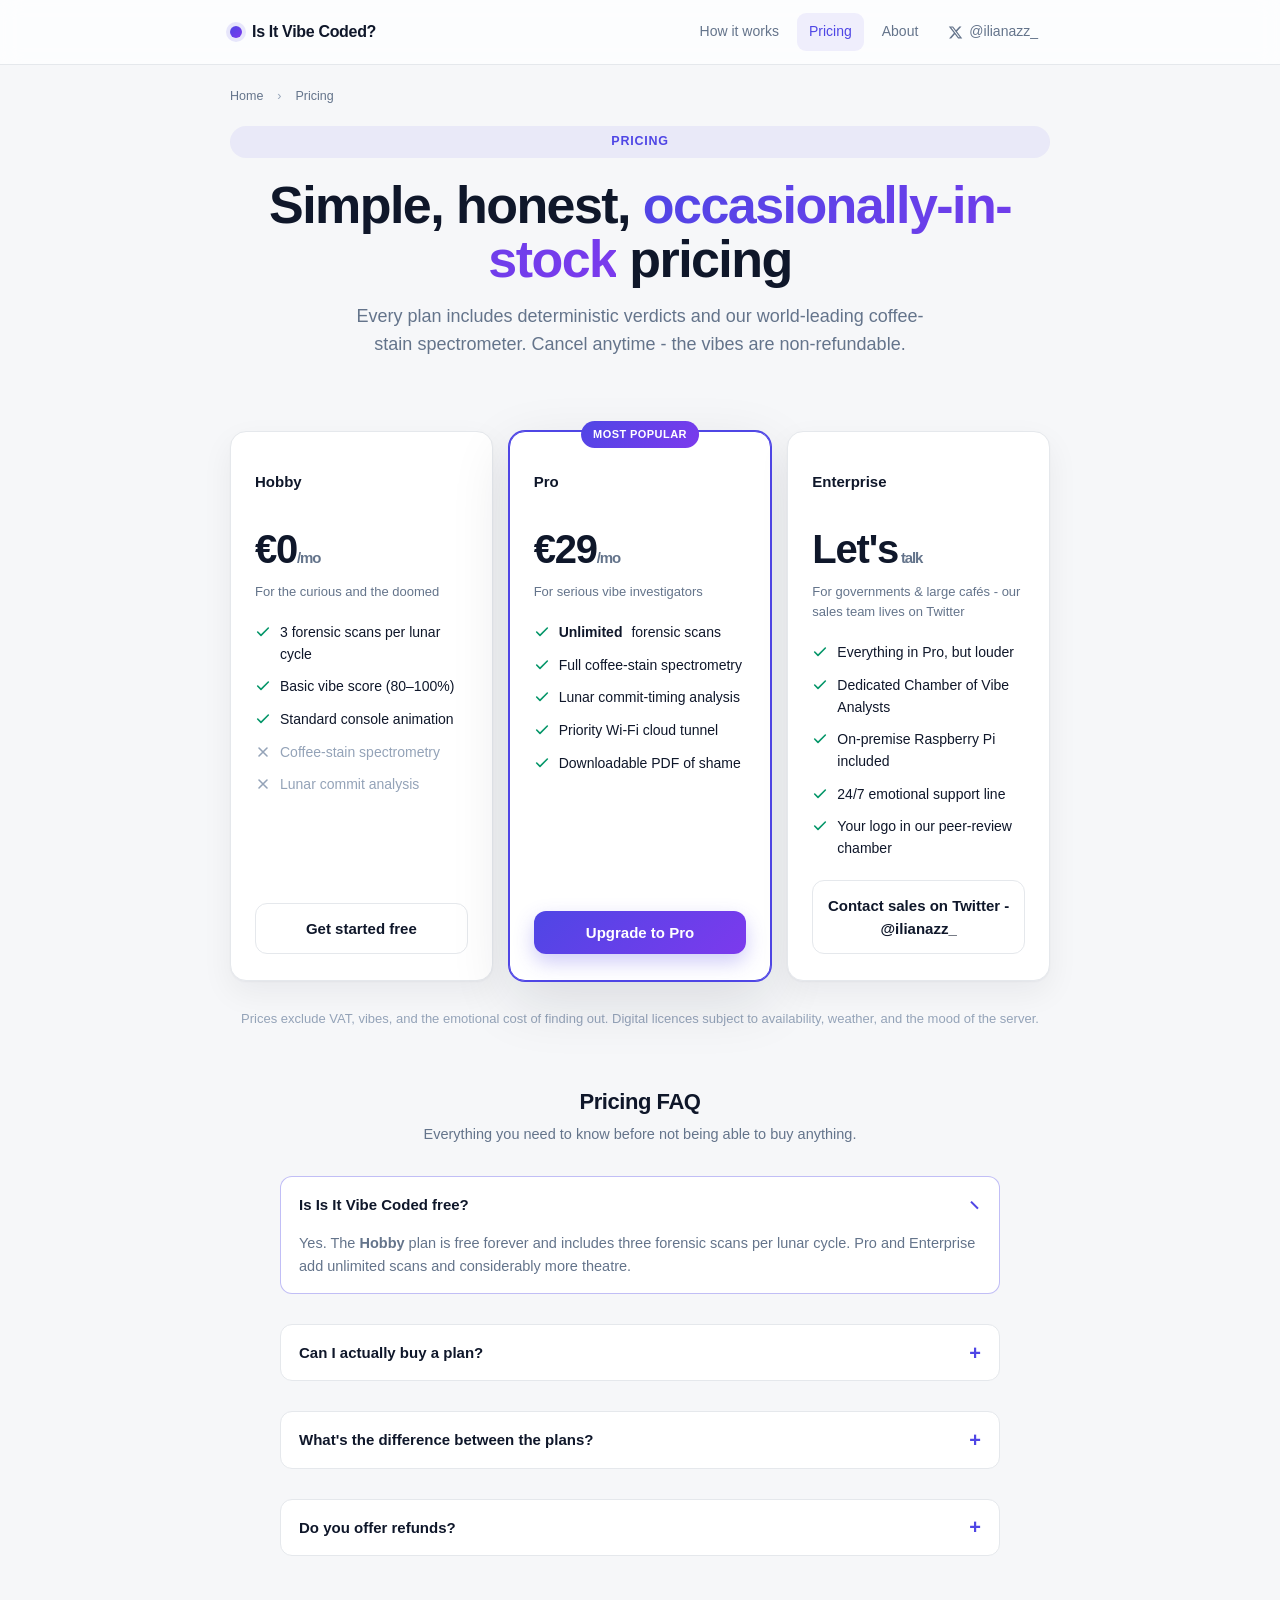
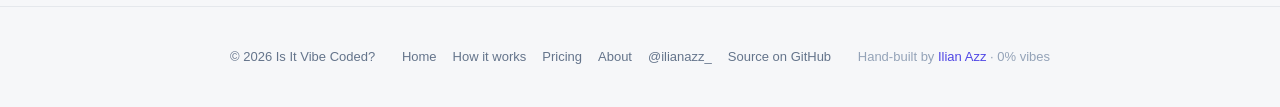
<file: pricing.html>
<!DOCTYPE html>
<html lang="en">
<head>
<meta charset="UTF-8">
<meta name="viewport" content="width=device-width, initial-scale=1.0">
<title>Pricing - Plans &amp; Prices | Is It Vibe Coded?</title>
<meta name="description" content="Transparent pricing for the world's most rigorous - and entirely satirical - AI code detection engine. Hobby free, Pro €29/mo, Enterprise on request.">
<meta name="keywords" content="is it vibe coded pricing, AI code detection pricing, vibe coded plans, Hobby Pro Enterprise, vibe detection subscription">
<meta name="author" content="Ilian Azz">
<meta name="publisher" content="Ilian Azz">
<meta name="robots" content="index, follow, max-image-preview:large, max-snippet:-1, max-video-preview:-1">
<meta name="googlebot" content="index, follow, max-image-preview:large">
<meta name="theme-color" content="#4f46e5">
<meta name="color-scheme" content="light dark">
<link rel="canonical" href="https://isitvibecoded.iazz.fr/pricing">

<link rel="icon" href="/favicon.ico" sizes="32x32">
<link rel="icon" type="image/svg+xml" href="/assets/favicon.svg" sizes="any">
<link rel="icon" type="image/png" sizes="32x32" href="/assets/favicon-32.png">
<link rel="apple-touch-icon" href="/assets/apple-touch-icon.png">
<link rel="manifest" href="/site.webmanifest">

<meta property="og:type" content="website">
<meta property="og:locale" content="en_US">
<meta property="og:site_name" content="Is It Vibe Coded?">
<meta property="og:title" content="Pricing - Plans &amp; Prices | Is It Vibe Coded?">
<meta property="og:description" content="Choose Hobby, Pro or Enterprise. Simple, transparent, occasionally-out-of-stock pricing.">
<meta property="og:url" content="https://isitvibecoded.iazz.fr/pricing">
<meta property="og:image" content="https://isitvibecoded.iazz.fr/assets/og-pricing.png">
<meta property="og:image:width" content="1200">
<meta property="og:image:height" content="630">
<meta property="og:image:type" content="image/png">
<meta property="og:image:alt" content="Is It Vibe Coded? pricing - Hobby, Pro and Enterprise">
<meta name="twitter:card" content="summary_large_image">
<meta name="twitter:title" content="Pricing - Plans &amp; Prices | Is It Vibe Coded?">
<meta name="twitter:description" content="Choose Hobby, Pro or Enterprise. Digital licences subject to availability.">
<meta name="twitter:image" content="https://isitvibecoded.iazz.fr/assets/og-pricing.png">
<meta name="twitter:image:alt" content="Is It Vibe Coded? pricing - Hobby, Pro and Enterprise">
<meta name="twitter:creator" content="@ilianazz_">
<meta name="twitter:site" content="@ilianazz_">

<link rel="preconnect" href="https://eu.i.posthog.com" crossorigin>
<link rel="dns-prefetch" href="https://eu-assets.i.posthog.com">
<link rel="stylesheet" href="/assets/css/styles.css">
<script type="application/ld+json">
{
  "@context":"https://schema.org",
  "@graph":[
    {
      "@type":"Product",
      "name":"Is It Vibe Coded?",
      "description":"Satirical AI code-detection engine. Analyze any website or GitHub repository and receive a deterministic 'vibe coded' verdict.",
      "brand":{"@type":"Brand","name":"Is It Vibe Coded?"},
      "image":"https://isitvibecoded.iazz.fr/assets/og-pricing.png",
      "offers":{
        "@type":"AggregateOffer",
        "priceCurrency":"EUR",
        "lowPrice":"0",
        "highPrice":"29",
        "offerCount":"3",
        "availability":"https://schema.org/LimitedAvailability",
        "url":"https://isitvibecoded.iazz.fr/pricing"
      }
    },
    {
      "@type":"BreadcrumbList",
      "itemListElement":[
        {"@type":"ListItem","position":1,"name":"Home","item":"https://isitvibecoded.iazz.fr/"},
        {"@type":"ListItem","position":2,"name":"Pricing","item":"https://isitvibecoded.iazz.fr/pricing"}
      ]
    },
    {
      "@type":"FAQPage",
      "mainEntity":[
        {"@type":"Question","name":"Is Is It Vibe Coded free?","acceptedAnswer":{"@type":"Answer","text":"Yes. The Hobby plan is free forever and includes three forensic scans per lunar cycle. Pro and Enterprise add unlimited scans and premium theatrics."}},
        {"@type":"Question","name":"Can I actually buy a plan?","acceptedAnswer":{"@type":"Answer","text":"This is a satirical project. Clicking any purchase button returns a light-hearted error - digital licences are perpetually out of stock, on purpose."}},
        {"@type":"Question","name":"Do you offer refunds?","acceptedAnswer":{"@type":"Answer","text":"The vibes are strictly non-refundable, but since nothing can actually be purchased, this has never come up."}}
      ]
    }
  ]
}
</script>
<!-- PostHog analytics -->
<script>
    !function(t,e){var o,n,p,r;e.__SV||(window.posthog=e,e._i=[],e.init=function(i,s,a){function g(t,e){var o=e.split(".");2==o.length&&(t=t[o[0]],e=o[1]),t[e]=function(){t.push([e].concat(Array.prototype.slice.call(arguments,0)))}}(p=t.createElement("script")).type="text/javascript",p.crossOrigin="anonymous",p.async=!0,p.src=s.api_host.replace(".i.posthog.com","-assets.i.posthog.com")+"/static/array.js",(r=t.getElementsByTagName("script")[0]).parentNode.insertBefore(p,r);var u=e;for(void 0!==a?u=e[a]=[]:a="posthog",u.people=u.people||[],u.toString=function(t){var e="posthog";return"posthog"!==a&&(e+="."+a),t||(e+=" (stub)"),e},u.people.toString=function(){return u.toString(1)+".people (stub)"},o="init capture register register_once register_for_session unregister unregister_for_session getFeatureFlag getFeatureFlagPayload isFeatureEnabled reloadFeatureFlags updateEarlyAccessFeatureEnrollment getEarlyAccessFeatures on onFeatureFlags onSurveysLoaded onSessionId getSurveys getActiveMatchingSurveys renderSurvey canRenderSurvey identify setPersonProperties group resetGroups setPersonPropertiesForFlags resetPersonPropertiesForFlags setGroupPropertiesForFlags resetGroupPropertiesForFlags reset get_distinct_id getGroups get_session_id get_session_replay_url alias set_config startSessionRecording stopSessionRecording sessionRecordingStarted captureException loadToolbar get_property getSessionProperty createPersonProfile opt_in_capturing opt_out_capturing has_opted_in_capturing has_opted_out_capturing clear_opt_in_out_capturing debug getPageViewId captureTraceFeedback captureTraceMetric".split(" "),n=0;n<o.length;n++)g(u,o[n]);e._i.push([i,s,a])},e.__SV=1)}(document,window.posthog||[]);
    posthog.init('phc_uTKkojgxUpvtw5RFWUwPJWPVJ4fZZpMFqSYfruotj7C5', {
        api_host: 'https://hogpost.iazz.fr', // your managed reverse proxy domain
        ui_host: 'https://eu.posthog.com', // necessary because you're using a proxy, this way links will point back to PostHog properly
        defaults: '2025-05-24',
        person_profiles: 'always',
        autocapture: true,
        capture_pageview: true,
        capture_pageleave: true,
        capture_performance: true,
        enable_heatmaps: true,
        disable_session_recording: false,
        session_recording: { maskAllInputs: false },
    })
</script>
</head>
<body>

<header>
  <div class="wrap bar">
    <a class="logo" href="/"><span class="dot"></span> <span class="full">Is It Vibe Coded?</span></a>
    <nav class="links">
      <a href="/how-it-works">How it works</a>
      <a href="/pricing" class="active">Pricing</a>
      <a href="/about">About</a>
      <a class="x" href="https://twitter.com/ilianazz_" target="_blank" rel="noopener" aria-label="Twitter / X">
        <svg width="15" height="15" viewBox="0 0 24 24" fill="currentColor"><path d="M18.244 2.25h3.308l-7.227 8.26 8.502 11.24H16.17l-5.214-6.817L4.99 21.75H1.68l7.73-8.835L1.254 2.25H8.08l4.713 6.231zm-1.161 17.52h1.833L7.084 4.126H5.117z"/></svg>
        <span class="label-hide">@ilianazz_</span>
      </a>
    </nav>
  </div>
</header>

<main class="wrap">

  <nav class="breadcrumb" aria-label="Breadcrumb">
    <a href="/">Home</a><span>›</span><a href="/pricing">Pricing</a>
  </nav>

  <section class="page" style="padding-top:16px">
    <span class="eyebrow" style="display:block;text-align:center">Pricing</span>
    <h1>Simple, honest, <span class="grad">occasionally-in-stock</span> pricing</h1>
    <p class="lead">Every plan includes deterministic verdicts and our world-leading coffee-stain spectrometer. Cancel anytime - the vibes are non-refundable.</p>
  </section>

  <div class="plans">

    <!-- Hobby -->
    <div class="card plan">
      <h2 class="pname">Hobby</h2>
      <div class="price">€0<small>/mo</small></div>
      <div class="per">For the curious and the doomed</div>
      <ul>
        <li><svg width="16" height="16" viewBox="0 0 24 24" fill="none" stroke="currentColor" stroke-width="2.4" stroke-linecap="round" stroke-linejoin="round"><path d="M20 6 9 17l-5-5"/></svg> 3 forensic scans per lunar cycle</li>
        <li><svg width="16" height="16" viewBox="0 0 24 24" fill="none" stroke="currentColor" stroke-width="2.4" stroke-linecap="round" stroke-linejoin="round"><path d="M20 6 9 17l-5-5"/></svg> Basic vibe score (80–100%)</li>
        <li><svg width="16" height="16" viewBox="0 0 24 24" fill="none" stroke="currentColor" stroke-width="2.4" stroke-linecap="round" stroke-linejoin="round"><path d="M20 6 9 17l-5-5"/></svg> Standard console animation</li>
        <li class="no"><svg width="16" height="16" viewBox="0 0 24 24" fill="none" stroke="currentColor" stroke-width="2.4" stroke-linecap="round" stroke-linejoin="round"><path d="M18 6 6 18M6 6l12 12"/></svg> Coffee-stain spectrometry</li>
        <li class="no"><svg width="16" height="16" viewBox="0 0 24 24" fill="none" stroke="currentColor" stroke-width="2.4" stroke-linecap="round" stroke-linejoin="round"><path d="M18 6 6 18M6 6l12 12"/></svg> Lunar commit analysis</li>
      </ul>
      <a class="buy ghost" href="/#url">Get started free</a>
    </div>

    <!-- Pro -->
    <div class="card plan pop">
      <div class="flag">Most popular</div>
      <h2 class="pname">Pro</h2>
      <div class="price">€29<small>/mo</small></div>
      <div class="per">For serious vibe investigators</div>
      <ul>
        <li><svg width="16" height="16" viewBox="0 0 24 24" fill="none" stroke="currentColor" stroke-width="2.4" stroke-linecap="round" stroke-linejoin="round"><path d="M20 6 9 17l-5-5"/></svg> <strong>Unlimited</strong> forensic scans</li>
        <li><svg width="16" height="16" viewBox="0 0 24 24" fill="none" stroke="currentColor" stroke-width="2.4" stroke-linecap="round" stroke-linejoin="round"><path d="M20 6 9 17l-5-5"/></svg> Full coffee-stain spectrometry</li>
        <li><svg width="16" height="16" viewBox="0 0 24 24" fill="none" stroke="currentColor" stroke-width="2.4" stroke-linecap="round" stroke-linejoin="round"><path d="M20 6 9 17l-5-5"/></svg> Lunar commit-timing analysis</li>
        <li><svg width="16" height="16" viewBox="0 0 24 24" fill="none" stroke="currentColor" stroke-width="2.4" stroke-linecap="round" stroke-linejoin="round"><path d="M20 6 9 17l-5-5"/></svg> Priority Wi-Fi cloud tunnel</li>
        <li><svg width="16" height="16" viewBox="0 0 24 24" fill="none" stroke="currentColor" stroke-width="2.4" stroke-linecap="round" stroke-linejoin="round"><path d="M20 6 9 17l-5-5"/></svg> Downloadable PDF of shame</li>
      </ul>
      <button class="buy primary" data-plan="Pro">Upgrade to Pro</button>
    </div>

    <!-- Enterprise -->
    <div class="card plan">
      <h2 class="pname">Enterprise</h2>
      <div class="price">Let's<small> talk</small></div>
      <div class="per">For governments &amp; large cafés - our sales team lives on Twitter</div>
      <ul>
        <li><svg width="16" height="16" viewBox="0 0 24 24" fill="none" stroke="currentColor" stroke-width="2.4" stroke-linecap="round" stroke-linejoin="round"><path d="M20 6 9 17l-5-5"/></svg> Everything in Pro, but louder</li>
        <li><svg width="16" height="16" viewBox="0 0 24 24" fill="none" stroke="currentColor" stroke-width="2.4" stroke-linecap="round" stroke-linejoin="round"><path d="M20 6 9 17l-5-5"/></svg> Dedicated Chamber of Vibe Analysts</li>
        <li><svg width="16" height="16" viewBox="0 0 24 24" fill="none" stroke="currentColor" stroke-width="2.4" stroke-linecap="round" stroke-linejoin="round"><path d="M20 6 9 17l-5-5"/></svg> On-premise Raspberry Pi included</li>
        <li><svg width="16" height="16" viewBox="0 0 24 24" fill="none" stroke="currentColor" stroke-width="2.4" stroke-linecap="round" stroke-linejoin="round"><path d="M20 6 9 17l-5-5"/></svg> 24/7 emotional support line</li>
        <li><svg width="16" height="16" viewBox="0 0 24 24" fill="none" stroke="currentColor" stroke-width="2.4" stroke-linecap="round" stroke-linejoin="round"><path d="M20 6 9 17l-5-5"/></svg> Your logo in our peer-review chamber</li>
      </ul>
      <a class="buy ghost" href="https://twitter.com/ilianazz_" target="_blank" rel="noopener">Contact sales on Twitter - @ilianazz_</a>
    </div>

  </div>

  <p class="pricing-note">Prices exclude VAT, vibes, and the emotional cost of finding out. Digital licences subject to availability, weather, and the mood of the server.</p>

  <section class="about-sec" style="max-width:720px;margin:56px auto 0">
    <h2 style="text-align:center">Pricing FAQ</h2>
    <p class="sublead" style="text-align:center">Everything you need to know before not being able to buy anything.</p>
    <div class="faq">
      <details open>
        <summary>Is Is It Vibe Coded free?</summary>
        <p>Yes. The <strong>Hobby</strong> plan is free forever and includes three forensic scans per lunar cycle. Pro and Enterprise add unlimited scans and considerably more theatre.</p>
      </details>
      <details>
        <summary>Can I actually buy a plan?</summary>
        <p>No - and that is the joke. <a href="/" class="xlink">Is It Vibe Coded</a> is a satirical project, so clicking any purchase button returns a cheerful error. Digital licences are perpetually, deliberately out of stock.</p>
      </details>
      <details>
        <summary>What's the difference between the plans?</summary>
        <p>Mostly wording. Hobby runs the first three <a href="/how-it-works" class="xlink">pipeline stages</a>; Pro unlocks coffee-stain spectrometry and lunar commit analysis; Enterprise adds a dedicated Chamber of Vibe Analysts and a Raspberry Pi you will never receive.</p>
      </details>
      <details>
        <summary>Do you offer refunds?</summary>
        <p>The vibes are strictly non-refundable. Happily, since nothing can be purchased, this has never once come up.</p>
      </details>
    </div>
  </section>

</main>

<!-- Troll modal -->
<div class="modal-bg" id="modalBg">
  <div class="modal" role="dialog" aria-modal="true" aria-labelledby="modalTitle">
    <div class="emo" id="modalEmo">🛒</div>
    <h3 id="modalTitle">One moment…</h3>
    <p id="modalMsg"></p>
    <button id="modalClose">Understood, tragically</button>
  </div>
</div>

<footer>
  <div class="wrap foot">
    <div>© 2026 Is It Vibe Coded?</div>
    <nav>
      <a href="/">Home</a>
      <a href="/how-it-works">How it works</a>
      <a href="/pricing">Pricing</a>
      <a href="/about">About</a>
      <a href="https://twitter.com/ilianazz_" target="_blank" rel="noopener">@ilianazz_</a>
      <a href="https://github.com/ilianAZZ/isitvibecoded" target="_blank" rel="noopener">Source on GitHub</a>
    </nav>
    <div class="made">Hand-built by <a href="https://ilianazz.com" target="_blank" rel="noopener" style="color:var(--brand)">Ilian Azz</a> · 0% vibes</div>
  </div>
</footer>

<script>
(function(){
  var TROLLS=[
    {e:"📦",t:"Out of digital licences",m:"We've temporarily run out of digital licences. A new batch is being hand-forged and should arrive in 5 to 3 business years."},
    {e:"🚚",t:"Order confirmed!",m:"Thank you! Your plan has been ordered. Estimated delivery: 5 to 3 business years. You will receive absolutely no tracking number."},
    {e:"🔌",t:"The server is on a break",m:"Our payment server has stepped out for an espresso and left no note. Please try again after it has finished vibing."},
    {e:"🌙",t:"Wrong lunar phase",m:"Purchases can only be processed during a waxing gibbous moon. The next window opens in approximately 11 days. Bring a jacket."},
    {e:"🧾",t:"Payment declined by the vibes",m:"Your card was fine. The vibes, however, declined. This is a known limitation and also a personal one."},
    {e:"🏦",t:"Bank of the Café is closed",m:"Our exclusive payment partner (a café in the 11th arrondissement) is closed for lunch, dinner, and the foreseeable future."},
    {e:"🤖",t:"Ironically, this failed",m:"The checkout button was reportedly vibe coded and is now refusing to work out of solidarity. We respect its choices."},
    {e:"🥐",t:"Payment eaten",m:"A croissant fell on the keyboard and your transaction was consumed. We are very sorry. The croissant is not."}
  ];
  var bg=document.getElementById("modalBg");
  var lastIdx=-1;
  function openModal(plan){
    var i;do{i=Math.floor(Math.random()*TROLLS.length);}while(i===lastIdx&&TROLLS.length>1);
    lastIdx=i;var t=TROLLS[i];
    document.getElementById("modalEmo").textContent=t.e;
    document.getElementById("modalTitle").textContent=t.t;
    document.getElementById("modalMsg").textContent=(plan?"["+plan+"] ":"")+t.m;
    bg.classList.add("show");
  }
  function close(){bg.classList.remove("show");}
  document.querySelectorAll("[data-plan]").forEach(function(b){
    b.addEventListener("click",function(){openModal(b.dataset.plan);});
  });
  document.getElementById("modalClose").addEventListener("click",close);
  bg.addEventListener("click",function(e){if(e.target===bg)close();});
  document.addEventListener("keydown",function(e){if(e.key==="Escape")close();});
})();
</script>
</body>
</html>
</file>
<file: assets/css/styles.css>
:root{
  --bg:#f6f7f9;
  --panel:#ffffff;
  --ink:#0f172a;
  --muted:#64748b;
  --faint:#94a3b8;
  --line:#e5e8ec;
  --line-2:#eef0f4;
  --brand:#4f46e5;
  --brand-2:#7c3aed;
  --danger:#dc2626;
  --ok:#059669;
  --shadow:0 1px 2px rgba(15,23,42,.04),0 12px 32px rgba(15,23,42,.06);
  --shadow-lg:0 20px 60px rgba(15,23,42,.12);
  --radius:16px;
}
*{box-sizing:border-box}
html,body{margin:0;padding:0}
html{scroll-behavior:smooth}
body{
  background:var(--bg);
  color:var(--ink);
  font-family:-apple-system,BlinkMacSystemFont,"Segoe UI",Inter,Roboto,Helvetica,Arial,sans-serif;
  line-height:1.55;
  -webkit-font-smoothing:antialiased;
}
a{color:inherit}
.wrap{max-width:860px;margin:0 auto;padding:0 20px}
.narrow{max-width:720px}

/* ---------- Header / nav ---------- */
header{border-bottom:1px solid var(--line);background:rgba(255,255,255,.72);backdrop-filter:saturate(180%) blur(10px);position:sticky;top:0;z-index:40}
.bar{display:flex;align-items:center;justify-content:space-between;height:64px;gap:16px}
.logo{display:flex;align-items:center;gap:10px;font-weight:700;letter-spacing:-.02em;text-decoration:none;color:var(--ink);white-space:nowrap}
.logo .dot{width:12px;height:12px;border-radius:50%;background:linear-gradient(135deg,var(--brand),var(--brand-2));box-shadow:0 0 0 4px rgba(79,70,229,.12);flex:none}
nav.links{display:flex;align-items:center;gap:6px}
nav.links a{font-size:14px;color:var(--muted);text-decoration:none;padding:8px 12px;border-radius:9px;transition:color .15s,background .15s}
nav.links a:hover{color:var(--ink);background:var(--line-2)}
nav.links a.active{color:var(--brand);background:rgba(79,70,229,.08)}
nav.links a.x{display:inline-flex;align-items:center;gap:6px}
@media (max-width:620px){
  nav.links a.label-hide{display:none}
  .logo span.full{display:none}
}

/* ---------- Hero ---------- */
.hero{text-align:center;padding:72px 0 36px}
.eyebrow{display:inline-block;font-size:12.5px;font-weight:600;letter-spacing:.06em;text-transform:uppercase;color:var(--brand);background:rgba(79,70,229,.08);padding:6px 12px;border-radius:999px;margin-bottom:20px}
h1{font-size:clamp(34px,6vw,52px);line-height:1.05;letter-spacing:-.03em;margin:0 0 16px;font-weight:800}
h1 .grad,.grad{background:linear-gradient(135deg,var(--brand),var(--brand-2));-webkit-background-clip:text;background-clip:text;color:transparent}
.sub{font-size:18px;color:var(--muted);max-width:560px;margin:0 auto}

/* ---------- Cards ---------- */
.card{background:var(--panel);border:1px solid var(--line);border-radius:var(--radius);box-shadow:var(--shadow)}

/* ---------- Analyzer ---------- */
.analyzer{padding:24px;margin-top:20px}
.field{display:flex;gap:10px;flex-wrap:wrap}
.input-shell{flex:1;min-width:220px;display:flex;align-items:center;gap:10px;border:1px solid var(--line);border-radius:12px;padding:0 14px;background:#fff;transition:border-color .15s,box-shadow .15s}
.input-shell:focus-within{border-color:var(--brand);box-shadow:0 0 0 4px rgba(79,70,229,.12)}
.input-shell svg{flex:none;color:var(--muted)}
input[type=text]{flex:1;border:0;outline:0;font-size:16px;padding:15px 0;background:transparent;color:var(--ink);font-family:inherit;min-width:0}
button.analyze{border:0;border-radius:12px;padding:0 22px;min-height:52px;font-size:16px;font-weight:600;color:#fff;cursor:pointer;background:linear-gradient(135deg,var(--brand),var(--brand-2));box-shadow:0 8px 20px rgba(79,70,229,.28);transition:transform .12s,box-shadow .12s}
button.analyze:hover{transform:translateY(-1px);box-shadow:0 12px 26px rgba(79,70,229,.34)}
button.analyze:active{transform:translateY(0)}
button.analyze:disabled{opacity:.6;cursor:not-allowed;transform:none;box-shadow:none}
.hint{font-size:13px;color:var(--muted);margin-top:12px;display:flex;align-items:center;gap:6px}
.samples{margin-top:14px;display:flex;gap:8px;flex-wrap:wrap;align-items:center}
.samples span{font-size:12.5px;color:var(--faint)}
.samples button{font-size:12.5px;border:1px solid var(--line);background:#fff;color:var(--muted);border-radius:999px;padding:5px 11px;cursor:pointer;transition:.15s}
.samples button:hover{border-color:var(--brand);color:var(--brand)}

/* ---------- Loader ---------- */
.loader{display:none;padding:26px 24px;margin-top:20px}
.loader.show{display:block}
.loader-head{display:flex;align-items:center;gap:10px;font-size:15px;font-weight:600}
.spinner{display:inline-block;width:16px;height:16px;border:2px solid rgba(79,70,229,.25);border-top-color:var(--brand);border-radius:50%;animation:spin .7s linear infinite;flex:none}
@keyframes spin{to{transform:rotate(360deg)}}
.progress{height:8px;border-radius:999px;background:var(--line-2);overflow:hidden;margin:16px 0 6px}
.progress > i{display:block;height:100%;width:0;border-radius:999px;background:linear-gradient(90deg,var(--brand),var(--brand-2));transition:width .35s ease}
.pct{text-align:right;font-size:12.5px;color:var(--muted);font-variant-numeric:tabular-nums}
.console{margin-top:14px;background:#0b1020;border-radius:12px;padding:14px 16px;font-family:ui-monospace,SFMono-Regular,Menlo,monospace;font-size:12.5px;line-height:1.7;color:#93c5fd;height:150px;overflow:hidden;position:relative}
.console .ln{white-space:nowrap;overflow:hidden;text-overflow:ellipsis}
.console .ln .ok{color:#4ade80}
.console .ln .dim{color:#64748b}
.console .ln .warn{color:#fbbf24}

/* ---------- Result ---------- */
.result{display:none;margin-top:20px}
.result.show{display:block;animation:rise .4s ease both}
@keyframes rise{from{opacity:0;transform:translateY(10px)}to{opacity:1;transform:none}}

/* site preview */
.preview{display:flex;gap:16px;padding:18px 24px;border-bottom:1px solid var(--line);align-items:flex-start}
.preview .ogwrap{flex:none;width:180px;aspect-ratio:1200/630;border-radius:10px;overflow:hidden;background:var(--line-2);border:1px solid var(--line);display:grid;place-items:center}
.preview .ogwrap img{width:100%;height:100%;object-fit:cover;display:block}
.preview .pv-body{flex:1;min-width:0}
.preview .pv-site{display:flex;align-items:center;gap:8px;margin-bottom:6px}
.preview .pv-site img{width:20px;height:20px;border-radius:5px;flex:none;background:#fff}
.preview .pv-site .dom{font-size:13px;color:var(--muted);font-weight:600;word-break:break-all}
.preview .pv-title{font-size:16px;font-weight:700;letter-spacing:-.01em;margin:0 0 4px;overflow:hidden;display:-webkit-box;-webkit-line-clamp:2;-webkit-box-orient:vertical}
.preview .pv-desc{font-size:13.5px;color:var(--muted);margin:0;overflow:hidden;display:-webkit-box;-webkit-line-clamp:2;-webkit-box-orient:vertical}
@media (max-width:560px){.preview{flex-direction:column}.preview .ogwrap{width:100%}}

.verdict{padding:26px 24px;display:flex;gap:24px;align-items:center;flex-wrap:wrap}
.gauge{position:relative;width:132px;height:132px;flex:none}
.gauge svg{transform:rotate(-90deg)}
.gauge .num{position:absolute;inset:0;display:flex;flex-direction:column;align-items:center;justify-content:center}
.gauge .num b{font-size:34px;font-weight:800;letter-spacing:-.02em}
.gauge .num span{font-size:11px;color:var(--muted);text-transform:uppercase;letter-spacing:.08em}
.verdict-copy{flex:1;min-width:220px}
.verdict-copy h2{margin:0 0 8px;font-size:24px;letter-spacing:-.02em}
.tag{display:inline-flex;align-items:center;gap:6px;font-size:12.5px;font-weight:600;padding:5px 11px;border-radius:999px}
.tag.ai{color:#b91c1c;background:#fef2f2;border:1px solid #fecaca}
.tag.human{color:#047857;background:#ecfdf5;border:1px solid #a7f3d0}
.verdict-copy p{font-size:13.5px;color:var(--muted);margin:10px 0 0}

.section-h{font-size:12px;font-weight:700;letter-spacing:.08em;text-transform:uppercase;color:var(--muted);padding:16px 24px 4px;border-top:1px solid var(--line);display:flex;justify-content:space-between;align-items:center}
.section-h .count{color:var(--faint);font-weight:600}

/* findings - compact, grouped */
.fgroup{padding:6px 24px 4px}
.fgroup .cat{display:flex;align-items:center;gap:8px;font-size:12px;font-weight:700;color:var(--ink);margin:14px 0 6px}
.fgroup .cat .cdot{width:7px;height:7px;border-radius:50%;flex:none}
.fgroup .cat .cline{flex:1;height:1px;background:var(--line)}
.flist{list-style:none;margin:0;padding:0}
.flist li{display:flex;gap:10px;padding:7px 0;align-items:baseline}
.flist .ic{flex:none;font-size:13px;width:18px;text-align:center}
.flist .t{flex:1;font-size:13.5px}
.flist .t b{font-weight:600}
.flist .t em{font-style:normal;color:var(--muted)}
.flist .conf{flex:none;font-size:11px;font-weight:700;color:var(--danger);font-variant-numeric:tabular-nums;align-self:center}

.meta-row{display:flex;gap:10px;flex-wrap:wrap;padding:16px 24px 22px;border-top:1px solid var(--line);margin-top:8px}
.chip{font-size:12px;color:var(--muted);border:1px solid var(--line);border-radius:8px;padding:7px 11px;background:#fbfbfc}
.chip b{color:var(--ink)}
.result-actions{display:flex;gap:10px;padding:0 24px 22px;flex-wrap:wrap}
.result-actions button{font-size:13px;font-weight:600;border:1px solid var(--line);background:#fff;color:var(--ink);border-radius:10px;padding:9px 14px;cursor:pointer;transition:.15s;display:inline-flex;align-items:center;gap:7px}
.result-actions button:hover{border-color:var(--brand);color:var(--brand)}
.disclaim{font-size:12px;color:var(--faint);text-align:center;padding:14px 24px;border-top:1px solid var(--line)}

/* ---------- Best human apps ---------- */
.best{margin:64px 0 40px}
.best-head{text-align:center;margin-bottom:24px}
.best-head h3{font-size:26px;letter-spacing:-.02em;margin:0 0 6px}
.best-head p{color:var(--muted);margin:0}
.grid{display:grid;grid-template-columns:repeat(auto-fill,minmax(240px,1fr));gap:14px}
.app{display:block;text-decoration:none;color:inherit;background:var(--panel);border:1px solid var(--line);border-radius:14px;padding:18px;transition:transform .12s,box-shadow .12s,border-color .12s}
.app:hover{transform:translateY(-2px);box-shadow:var(--shadow);border-color:#d7dbe0}
.app .top{display:flex;align-items:center;justify-content:space-between;margin-bottom:12px}
.app .av{width:44px;height:44px;border-radius:11px;object-fit:cover;background:#fff;}
.app h4{margin:0 0 2px;font-size:16px;letter-spacing:-.01em}
.app .url{font-size:12.5px;color:var(--muted);word-break:break-all}
.app .blurb{font-size:13px;color:var(--muted);margin-top:8px}
.app .verified{font-size:11px;font-weight:700;color:var(--ok);display:inline-flex;align-items:center;gap:5px;margin-top:12px}

/* ---------- Generic content pages ---------- */
.page{padding:56px 0 20px}
.page h1{text-align:center}
.page .lead{text-align:center;color:var(--muted);font-size:18px;max-width:600px;margin:0 auto 8px}
.steps{margin-top:40px;display:flex;flex-direction:column;gap:14px}
.step{display:flex;gap:18px;padding:22px 24px}
.step .no{flex:none;width:40px;height:40px;border-radius:11px;display:grid;place-items:center;font-weight:800;color:#fff;background:linear-gradient(135deg,var(--brand),var(--brand-2));font-size:16px}
.step h3{margin:0 0 6px;font-size:18px;letter-spacing:-.01em}
.step p{margin:0;color:var(--muted);font-size:14.5px}
.spec{margin:40px 0;padding:24px}
.spec h3{margin:0 0 16px;font-size:16px}
.spec dl{margin:0;display:grid;grid-template-columns:200px 1fr;gap:10px 20px}
.spec dt{font-weight:600;font-size:14px}
.spec dd{margin:0;color:var(--muted);font-size:14px}
@media (max-width:560px){.spec dl{grid-template-columns:1fr;gap:2px 0}.spec dd{margin-bottom:12px}}
.callout{padding:18px 22px;border-left:3px solid var(--brand);background:rgba(79,70,229,.05);border-radius:0 12px 12px 0;margin:24px 0;font-size:14.5px;color:var(--ink)}

/* ---------- Article (SEO) ---------- */
.breadcrumb{font-size:12.5px;color:var(--faint);padding:22px 0 0}
.breadcrumb a{color:var(--muted);text-decoration:none}
.breadcrumb a:hover{color:var(--brand)}
.breadcrumb span{margin:0 6px}

.byline{display:flex;align-items:center;justify-content:center;gap:10px;flex-wrap:wrap;margin:18px 0 2px;font-size:13px;color:var(--muted)}
.byline img{width:26px;height:26px;border-radius:50%;object-fit:cover;border:1px solid var(--line)}
.byline b{color:var(--ink);font-weight:600}
.byline .sep{color:var(--faint)}

.article{font-size:16px;line-height:1.7;color:var(--ink)}
.article h2{font-size:24px;letter-spacing:-.02em;margin:44px 0 14px;font-weight:800}
.article h2 .grad{font-weight:800}
.article p{margin:0 0 16px;color:#334155}
.article a.xlink{color:var(--brand);text-decoration:none;font-weight:600;border-bottom:1px solid rgba(79,70,229,.28)}
.article a.xlink:hover{border-bottom-color:var(--brand)}

/* TL;DR */
.tldr{background:linear-gradient(180deg,rgba(79,70,229,.06),rgba(124,58,237,.04));border:1px solid var(--line);border-radius:14px;padding:20px 22px;margin:32px 0}
.tldr .lbl{font-size:11px;font-weight:800;letter-spacing:.1em;text-transform:uppercase;color:var(--brand);display:inline-flex;align-items:center;gap:7px}
.tldr ul{margin:12px 0 0;padding-left:20px}
.tldr li{font-size:14.5px;color:#334155;margin:6px 0}

/* Definition box */
.define{border:1px solid var(--line);border-radius:14px;padding:22px;margin:24px 0;background:var(--panel);box-shadow:var(--shadow)}
.define .term{font-size:18px;font-weight:800;letter-spacing:-.01em;margin:0 0 2px}
.define .phon{font-size:13px;color:var(--faint);font-style:italic;margin:0 0 12px}
.define p{margin:0;font-size:15px;color:#334155}
.define .pos{color:var(--brand);font-weight:600;font-style:italic;margin-right:6px}

/* FAQ */
.faq details{border:1px solid var(--line);border-radius:12px;padding:2px 18px;margin:10px 0;background:var(--panel);transition:border-color .15s}
.faq details[open]{border-color:#d7dbe0}
.faq summary{cursor:pointer;font-weight:600;font-size:15.5px;padding:15px 0;list-style:none;display:flex;justify-content:space-between;align-items:center;gap:12px}
.faq summary::-webkit-details-marker{display:none}
.faq summary::after{content:"+";color:var(--brand);font-weight:800;font-size:20px;flex:none;transition:transform .2s}
.faq details[open] summary::after{transform:rotate(45deg)}
.faq details p{margin:0 0 16px;color:var(--muted);font-size:14.5px}

/* Author card */
.author{display:flex;gap:18px;align-items:flex-start;padding:24px;margin:40px 0 24px;border:1px solid var(--line);border-radius:16px;background:var(--panel);box-shadow:var(--shadow)}
.author .ava{width:64px;height:64px;border-radius:50%;object-fit:cover;flex:none;border:1px solid var(--line)}
.author .who{flex:1;min-width:0}
.author .k{font-size:11px;font-weight:800;letter-spacing:.1em;text-transform:uppercase;color:var(--faint);margin-bottom:4px}
.author .nm{font-size:18px;font-weight:800;letter-spacing:-.01em;display:flex;align-items:center;gap:8px;flex-wrap:wrap}
.author .vf{font-size:11px;font-weight:700;color:var(--ok);background:#ecfdf5;border:1px solid #a7f3d0;border-radius:999px;padding:2px 8px}
.author .role{font-size:13px;color:var(--muted);margin:2px 0 10px}
.author .bio{font-size:14px;color:#334155;margin:0 0 12px}
.author .alinks{display:flex;gap:14px;flex-wrap:wrap;font-size:13px}
.author .alinks a{color:var(--brand);text-decoration:none;font-weight:600;display:inline-flex;align-items:center;gap:5px}
.author .alinks a:hover{text-decoration:underline}
@media (max-width:560px){.author{flex-direction:column}}

/* Sources */
.sources{margin:32px 0}
.sources ol{margin:14px 0 0;padding-left:22px}
.sources li{font-size:14px;color:#334155;margin:9px 0;line-height:1.55}
.sources li a{color:var(--brand);text-decoration:none;font-weight:600}
.sources li a:hover{text-decoration:underline}
.sources li span{color:var(--faint)}

/* Related reading */
.related{display:grid;grid-template-columns:1fr 1fr;gap:14px;margin:20px 0 8px}
@media (max-width:560px){.related{grid-template-columns:1fr}}
.related a{display:block;text-decoration:none;color:inherit;border:1px solid var(--line);border-radius:14px;padding:18px 20px;background:var(--panel);transition:transform .12s,box-shadow .12s,border-color .12s}
.related a:hover{transform:translateY(-2px);box-shadow:var(--shadow);border-color:#d7dbe0}
.related .rk{font-size:11px;font-weight:700;letter-spacing:.06em;text-transform:uppercase;color:var(--brand);margin-bottom:6px}
.related .rt{font-size:16px;font-weight:700;letter-spacing:-.01em;margin-bottom:4px}
.related .rd{font-size:13px;color:var(--muted)}

/* ---------- Pricing ---------- */
.plans{display:grid;grid-template-columns:repeat(3,1fr);gap:16px;margin-top:44px}
@media (max-width:820px){.plans{grid-template-columns:1fr}}
.plan{padding:26px 24px;display:flex;flex-direction:column;position:relative}
.plan.pop{border-color:var(--brand);box-shadow:0 0 0 1px var(--brand),var(--shadow-lg)}
.plan .flag{position:absolute;top:-11px;left:50%;transform:translateX(-50%);background:linear-gradient(135deg,var(--brand),var(--brand-2));color:#fff;font-size:11px;font-weight:700;letter-spacing:.04em;text-transform:uppercase;padding:5px 12px;border-radius:999px;white-space:nowrap}
.plan .pname{font-size:15px;font-weight:700}
.plan .price{margin:12px 0 2px;font-size:40px;font-weight:800;letter-spacing:-.03em}
.plan .price small{font-size:15px;font-weight:600;color:var(--muted)}
.plan .per{color:var(--muted);font-size:13px}
.plan ul{list-style:none;margin:20px 0;padding:0;flex:1;display:flex;flex-direction:column;gap:11px}
.plan ul li{display:flex;gap:9px;font-size:14px;align-items:flex-start}
.plan ul li svg{flex:none;color:var(--ok);margin-top:2px}
.plan ul li.no{color:var(--faint)}
.plan ul li.no svg{color:var(--faint)}
.plan .buy{display:block;text-align:center;text-decoration:none;border:0;border-radius:12px;padding:13px;font-size:15px;font-weight:700;cursor:pointer;transition:.15s}
.plan .buy.primary{color:#fff;background:linear-gradient(135deg,var(--brand),var(--brand-2));box-shadow:0 8px 20px rgba(79,70,229,.28)}
.plan .buy.primary:hover{transform:translateY(-1px)}
.plan .buy.ghost{background:#fff;border:1px solid var(--line);color:var(--ink)}
.plan .buy.ghost:hover{border-color:var(--brand);color:var(--brand)}
.pricing-note{text-align:center;color:var(--faint);font-size:13px;margin-top:28px}

/* ---------- Modal ---------- */
.modal-bg{position:fixed;inset:0;background:rgba(15,23,42,.55);backdrop-filter:blur(3px);display:none;align-items:center;justify-content:center;z-index:100;padding:20px}
.modal-bg.show{display:flex;animation:fade .2s ease}
@keyframes fade{from{opacity:0}to{opacity:1}}
.modal{background:var(--panel);border-radius:18px;max-width:420px;width:100%;padding:30px 28px;text-align:center;box-shadow:var(--shadow-lg);animation:pop .25s cubic-bezier(.2,.9,.3,1.2) both}
@keyframes pop{from{opacity:0;transform:scale(.9)}to{opacity:1;transform:scale(1)}}
.modal .emo{font-size:44px;line-height:1;margin-bottom:14px}
.modal h3{margin:0 0 10px;font-size:20px;letter-spacing:-.01em}
.modal p{margin:0 0 22px;color:var(--muted);font-size:14.5px}
.modal button{border:0;border-radius:11px;padding:12px 22px;font-size:14.5px;font-weight:700;color:#fff;cursor:pointer;background:linear-gradient(135deg,var(--brand),var(--brand-2))}

/* ---------- About page ---------- */
.profile{display:flex;gap:28px;align-items:center;padding:34px 30px;flex-wrap:wrap}
.profile .avatar{width:120px;height:120px;border-radius:24px;object-fit:cover;flex:none;border:1px solid var(--line);box-shadow:var(--shadow)}
.profile .pi{flex:1;min-width:240px}
.profile .pi .role{font-size:13px;font-weight:700;letter-spacing:.05em;text-transform:uppercase;color:var(--brand)}
.profile .pi h1{text-align:left;font-size:34px;margin:6px 0 8px}
.profile .pi p{margin:0;color:var(--muted);font-size:15.5px;max-width:52ch}
.profile .loc{display:inline-flex;align-items:center;gap:6px;font-size:13px;color:var(--faint);margin-top:12px}
.socials{display:flex;gap:10px;flex-wrap:wrap;margin-top:18px}
.socials a{display:inline-flex;align-items:center;gap:8px;font-size:13.5px;font-weight:600;text-decoration:none;color:var(--ink);border:1px solid var(--line);background:#fff;border-radius:10px;padding:9px 13px;transition:.15s}
.socials a:hover{border-color:var(--brand);color:var(--brand);transform:translateY(-1px)}
.socials a svg{flex:none}

.about-sec{margin:40px 0}
.about-sec > h2{font-size:22px;letter-spacing:-.02em;margin:0 0 4px}
.about-sec > .sublead{color:var(--muted);margin:0 0 20px;font-size:14.5px}

.timeline{position:relative;padding-left:26px}
.timeline::before{content:"";position:absolute;left:7px;top:6px;bottom:6px;width:2px;background:var(--line)}
.tl{position:relative;padding:0 0 22px 4px}
.tl::before{content:"";position:absolute;left:-23px;top:5px;width:12px;height:12px;border-radius:50%;background:#fff;border:3px solid var(--brand)}
.tl .when{font-size:12px;font-weight:700;letter-spacing:.03em;color:var(--brand);text-transform:uppercase}
.tl h3{margin:3px 0 2px;font-size:16.5px;letter-spacing:-.01em}
.tl .org{font-size:13.5px;color:var(--faint);font-weight:600;margin-bottom:6px}
.tl p{margin:0;color:var(--muted);font-size:14px}
.tl .more{display:inline-flex;align-items:center;gap:5px;margin-top:8px;font-size:12.5px;font-weight:600;color:var(--brand);text-decoration:none}
.tl .more:hover{text-decoration:underline}

.tag-cloud{display:flex;flex-wrap:wrap;gap:9px}
.tag-cloud span{font-size:13px;font-weight:600;color:var(--ink);background:#fff;border:1px solid var(--line);border-radius:9px;padding:8px 13px}
.tag-cloud span.k{border-color:rgba(79,70,229,.35);background:rgba(79,70,229,.06);color:var(--brand)}

.posts{display:grid;grid-template-columns:1fr 1fr;gap:16px}
@media (max-width:640px){.posts{grid-template-columns:1fr}.profile .pi h1{font-size:28px}}
.post{display:flex;flex-direction:column;text-decoration:none;color:inherit;background:var(--panel);border:1px solid var(--line);border-radius:14px;overflow:hidden;transition:transform .12s,box-shadow .12s,border-color .12s}
.post:hover{transform:translateY(-2px);box-shadow:var(--shadow);border-color:#d7dbe0}
.post .cover{display:block;aspect-ratio:2/1;background:var(--line-2);overflow:hidden}
.post .cover img{width:100%;height:100%;object-fit:cover;display:block;transition:transform .3s ease}
.post:hover .cover img{transform:scale(1.03)}
.post .body{display:flex;flex-direction:column;flex:1;padding:16px 18px 18px}
.post .meta{display:flex;align-items:center;gap:8px;font-size:12px;color:var(--muted)}
.post .meta .mlogo{color:var(--ink);flex:none}
.post .meta .sep{width:3px;height:3px;border-radius:50%;background:currentColor;opacity:.5;flex:none}
.post h3{margin:9px 0 0;font-size:16.5px;letter-spacing:-.01em;line-height:1.32}
.post .excerpt{margin:7px 0 0;font-size:13.5px;line-height:1.5;color:var(--muted);display:-webkit-box;-webkit-line-clamp:2;-webkit-box-orient:vertical;overflow:hidden}
.post .read{font-size:12.5px;font-weight:600;color:var(--brand);margin-top:auto;padding-top:14px;display:inline-flex;align-items:center;gap:5px}

/* ---------- Article / long-form (how-it-works) ---------- */
.breadcrumb{display:flex;gap:8px;align-items:center;font-size:12.5px;color:var(--muted);padding:22px 0 4px}
.breadcrumb a{text-decoration:none;color:var(--muted)}
.breadcrumb a:hover{color:var(--brand)}
.breadcrumb span{color:var(--faint)}
article.article{display:block}
article.article > h2{font-size:24px;letter-spacing:-.02em;margin:44px 0 10px}
article.article > p{font-size:16px;color:#334155;margin:0 0 16px}
.xlink{color:var(--brand);text-decoration:none;border-bottom:1px solid rgba(79,70,229,.3)}
.xlink:hover{border-bottom-color:var(--brand)}
.byline{display:flex;align-items:center;justify-content:center;gap:8px;flex-wrap:wrap;font-size:13px;color:var(--muted);margin-top:18px}
.byline img{border-radius:50%;border:1px solid var(--line)}
.byline b{color:var(--ink)}
.byline .sep{color:var(--faint)}
.tldr{background:rgba(79,70,229,.05);border:1px solid rgba(79,70,229,.18);border-radius:14px;padding:20px 22px;margin:28px 0}
.tldr .lbl{font-size:12px;font-weight:800;letter-spacing:.05em;color:var(--brand)}
.tldr ul{margin:12px 0 0;padding-left:20px;display:flex;flex-direction:column;gap:8px}
.tldr li{font-size:14.5px;color:#334155}
.define{border-left:3px solid var(--brand);background:#fff;border:1px solid var(--line);border-left:3px solid var(--brand);border-radius:0 14px 14px 0;padding:20px 24px;margin:28px 0}
.define .term{font-size:18px;font-weight:700;margin:0}
.define .phon{font-family:ui-monospace,SFMono-Regular,Menlo,monospace;color:var(--faint);font-size:13px;margin:2px 0 12px}
.define p{margin:0;font-size:15px;color:#334155}
.define .pos{font-style:italic;color:var(--muted);font-weight:600}
.faq{display:flex;flex-direction:column;gap:10px;margin:14px 0}
.faq details{border:1px solid var(--line);border-radius:12px;background:#fff;padding:0 18px;transition:border-color .15s}
.faq details[open]{border-color:rgba(79,70,229,.35)}
.faq summary{cursor:pointer;list-style:none;padding:16px 0;font-weight:600;font-size:15px;display:flex;justify-content:space-between;align-items:center;gap:12px}
.faq summary::-webkit-details-marker{display:none}
.faq summary::after{content:"+";color:var(--brand);font-weight:700;font-size:20px;line-height:1}
.faq details[open] summary::after{content:"–"}
.faq details p{margin:0 0 16px;font-size:14.5px;color:var(--muted)}
.author{display:flex;gap:16px;align-items:flex-start;background:#fff;border:1px solid var(--line);border-radius:16px;padding:22px;margin:36px 0;box-shadow:var(--shadow)}
.author .ava{width:64px;height:64px;border-radius:14px;flex:none;border:1px solid var(--line);object-fit:cover}
.author .k{font-size:11.5px;font-weight:700;letter-spacing:.05em;text-transform:uppercase;color:var(--faint)}
.author .nm{font-size:17px;font-weight:700;margin-top:2px}
.author .vf{font-size:11px;font-weight:700;color:var(--ok);margin-left:6px}
.author .role{font-size:13px;color:var(--muted);margin:2px 0 8px}
.author .bio{font-size:14px;color:#334155;margin:0 0 12px}
.author .alinks{display:flex;gap:14px;flex-wrap:wrap}
.author .alinks a{font-size:13px;font-weight:600;text-decoration:none;color:var(--brand)}
.sources{margin:36px 0}
.sources p{font-size:15px;color:#334155}
.sources ol{margin:14px 0 0;padding-left:20px;display:flex;flex-direction:column;gap:12px}
.sources li{font-size:14.5px}
.sources li a{color:var(--brand);text-decoration:none;font-weight:600}
.sources li span{display:block;color:var(--muted);font-size:13px;margin-top:2px}
.related{display:grid;grid-template-columns:1fr 1fr;gap:14px;margin-top:14px}
@media (max-width:560px){.related{grid-template-columns:1fr}}
.related a{display:block;text-decoration:none;color:inherit;border:1px solid var(--line);border-radius:14px;padding:18px 20px;background:#fff;transition:transform .12s,box-shadow .12s,border-color .12s}
.related a:hover{transform:translateY(-2px);box-shadow:var(--shadow);border-color:#d7dbe0}
.related .rk{font-size:11.5px;font-weight:700;letter-spacing:.05em;text-transform:uppercase;color:var(--brand)}
.related .rt{font-size:16px;font-weight:700;margin:6px 0 4px;letter-spacing:-.01em}
.related .rd{font-size:13px;color:var(--muted)}

/* ---------- Footer ---------- */
footer{border-top:1px solid var(--line);padding:40px 0;color:var(--muted);font-size:13px;margin-top:40px}
.foot{display:flex;justify-content:space-between;gap:20px;flex-wrap:wrap;align-items:center}
.foot nav{display:flex;gap:16px;flex-wrap:wrap}
.foot a{color:var(--muted);text-decoration:none}
.foot a:hover{color:var(--ink)}
.foot .made{color:var(--faint)}
</file>
